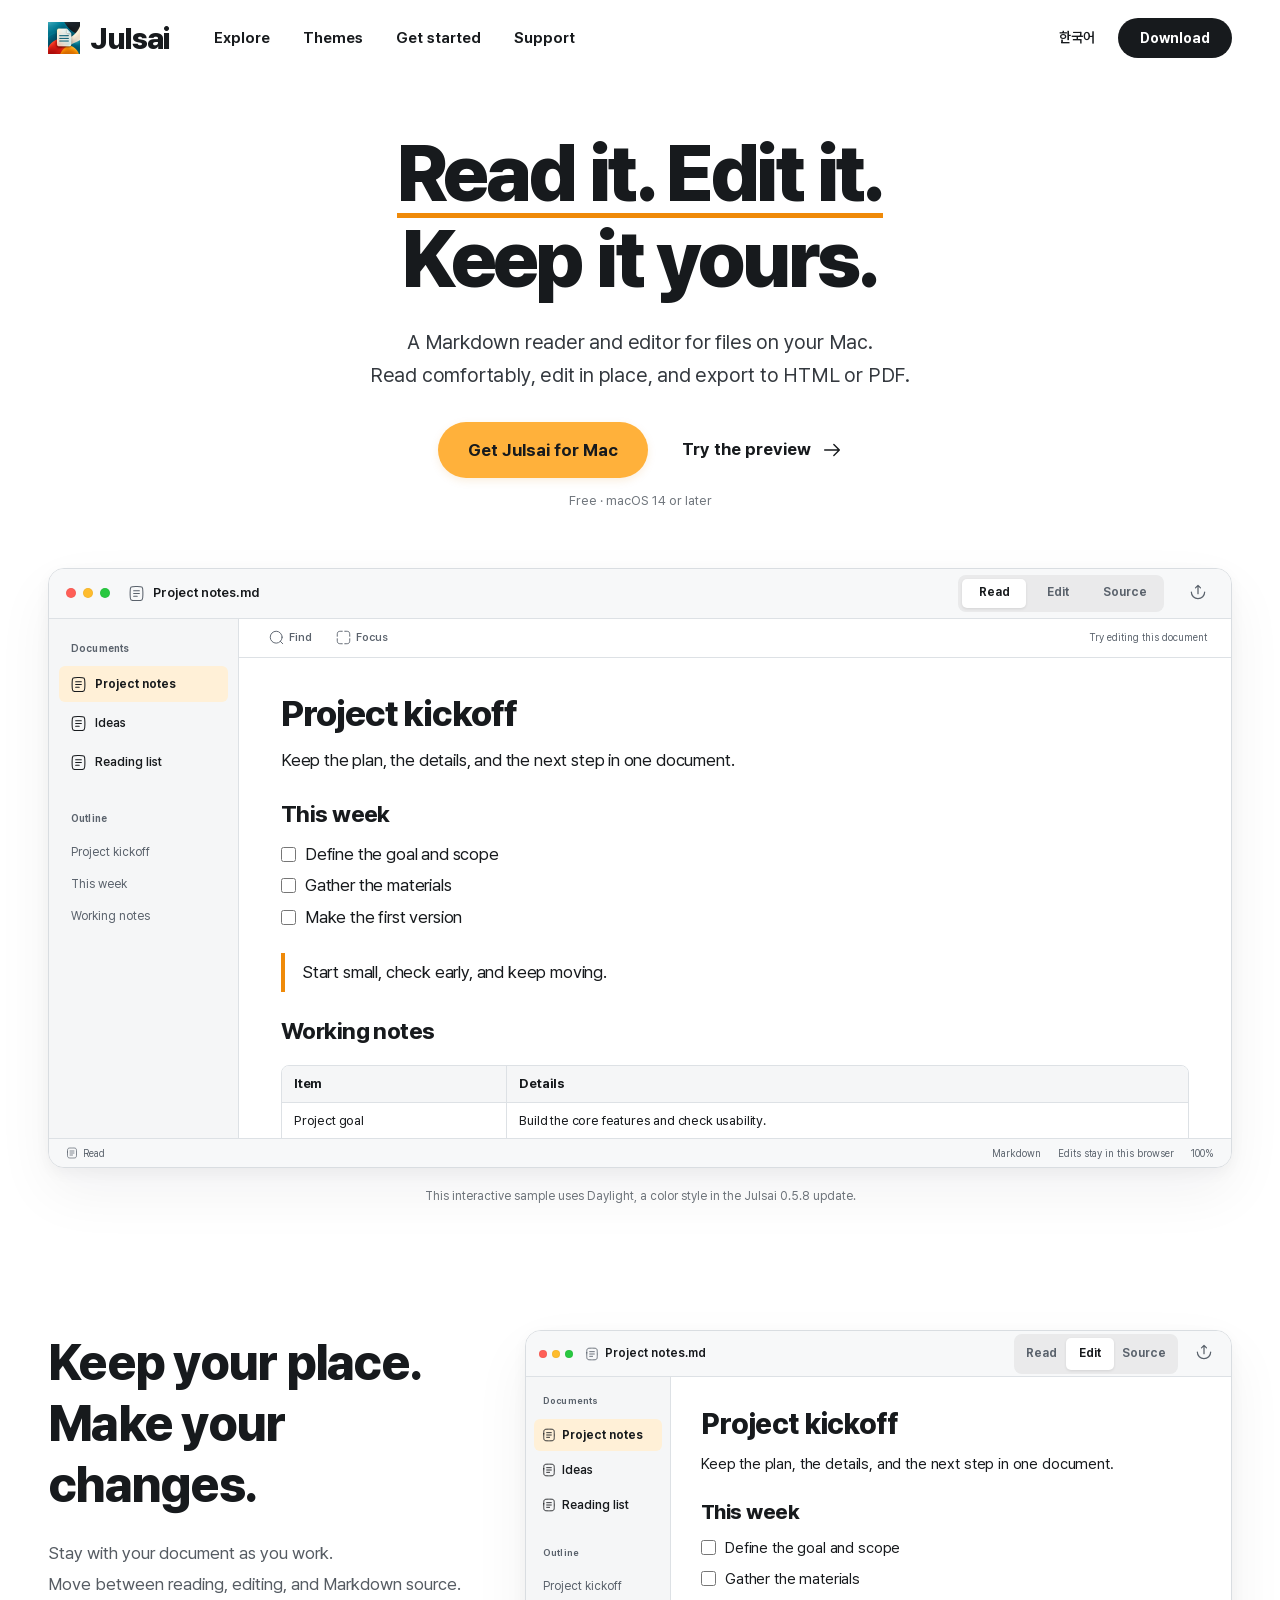
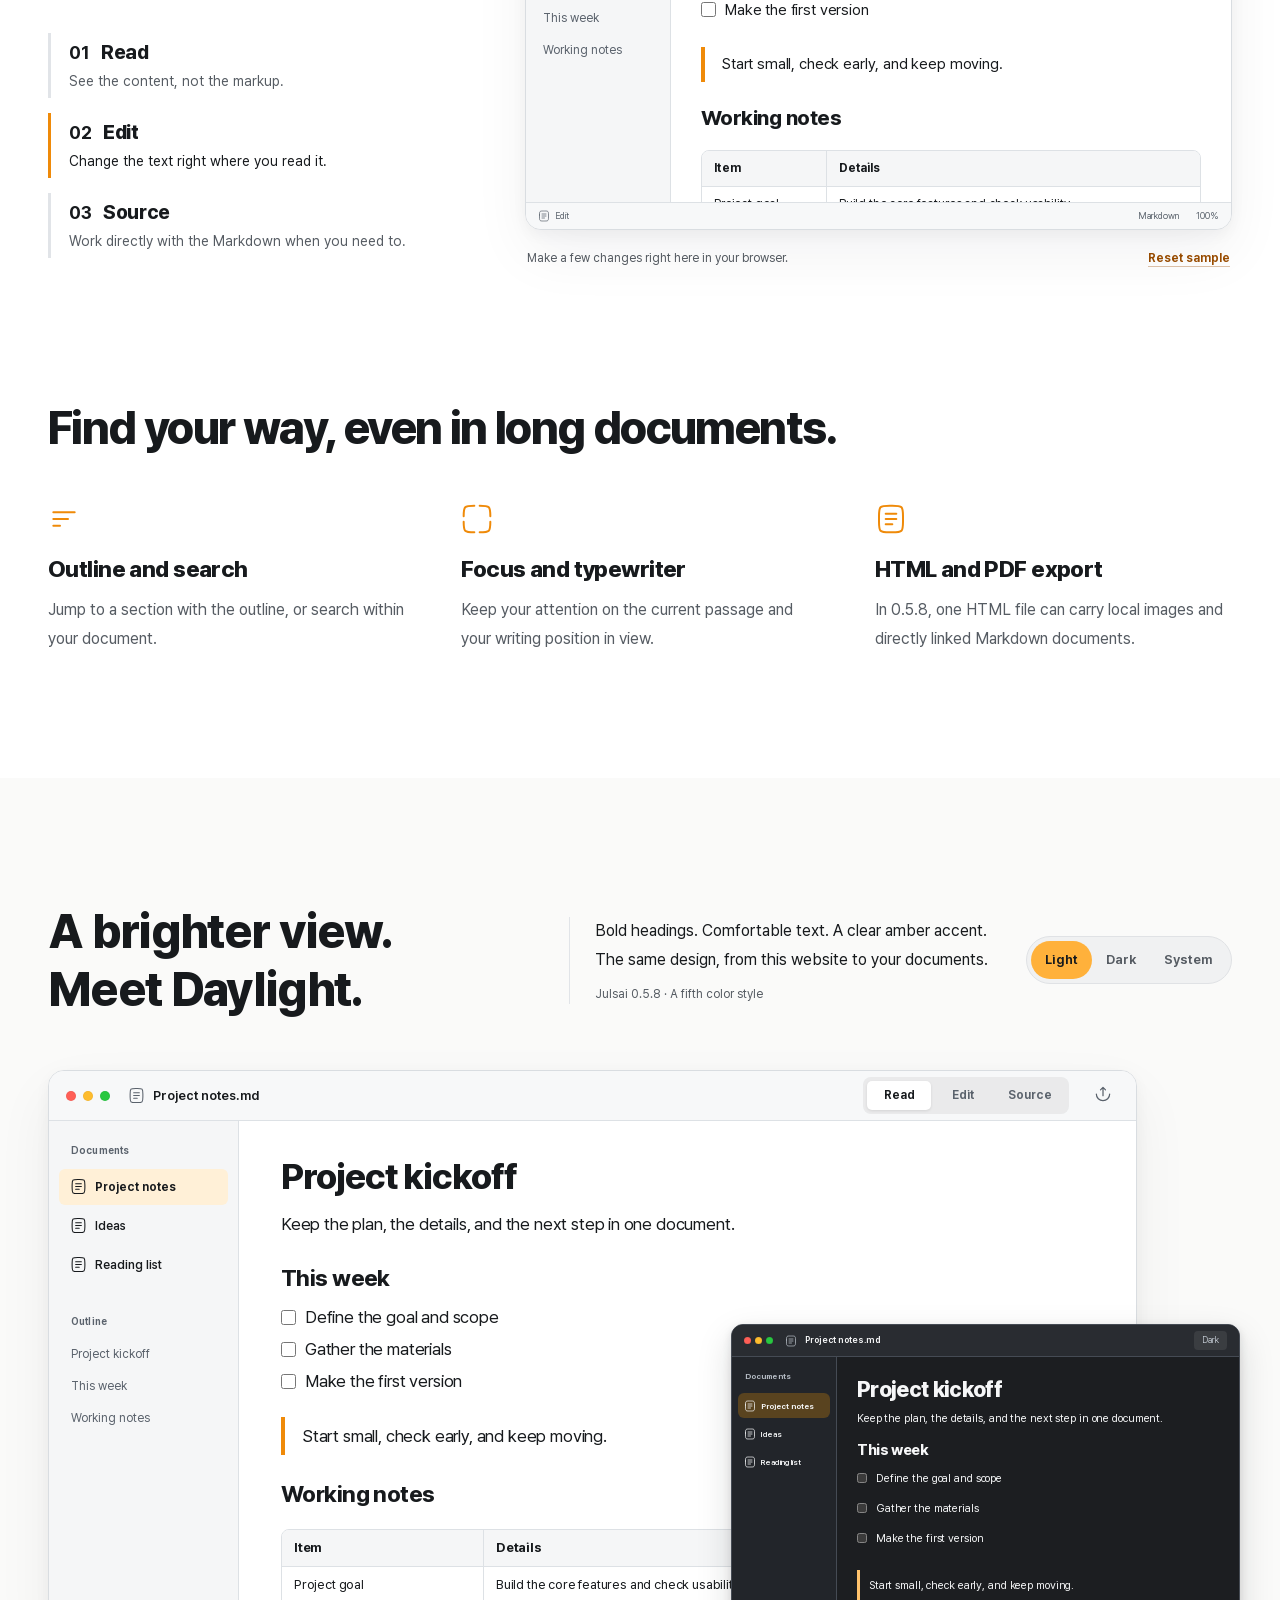
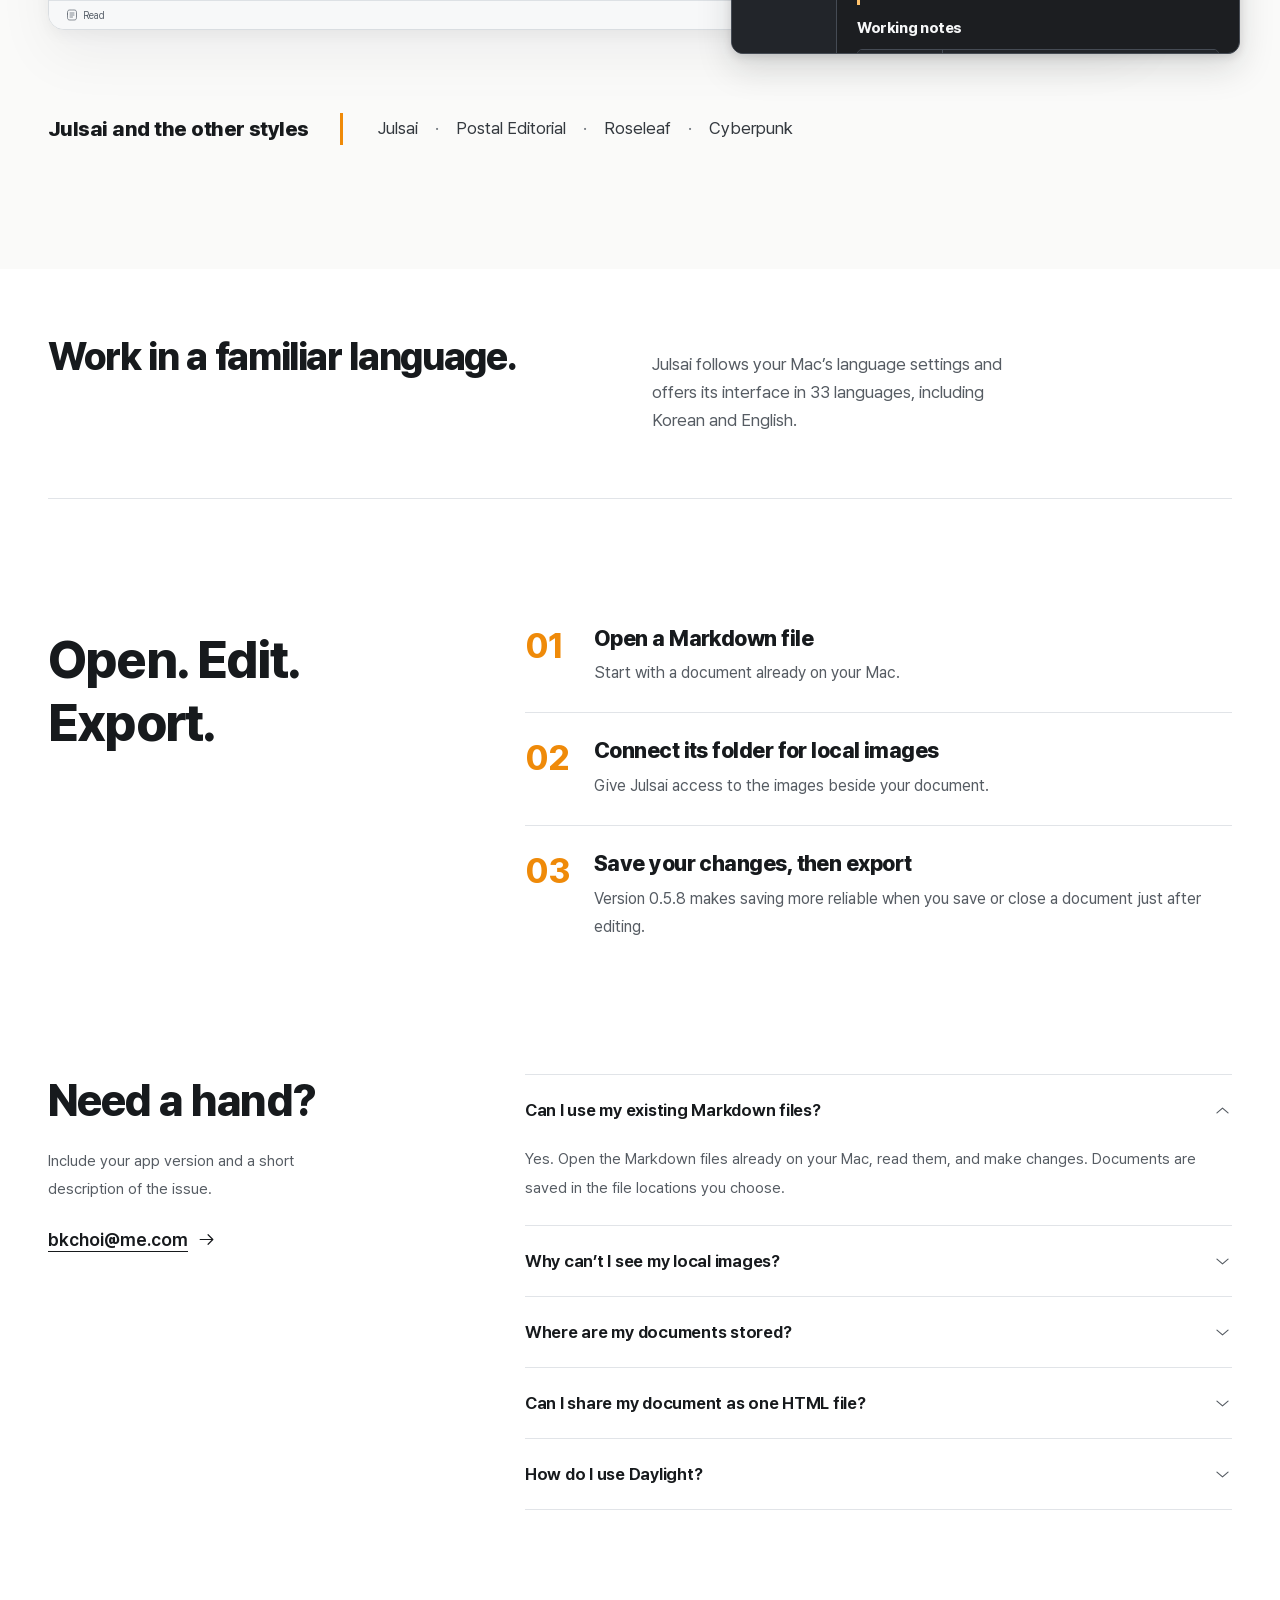
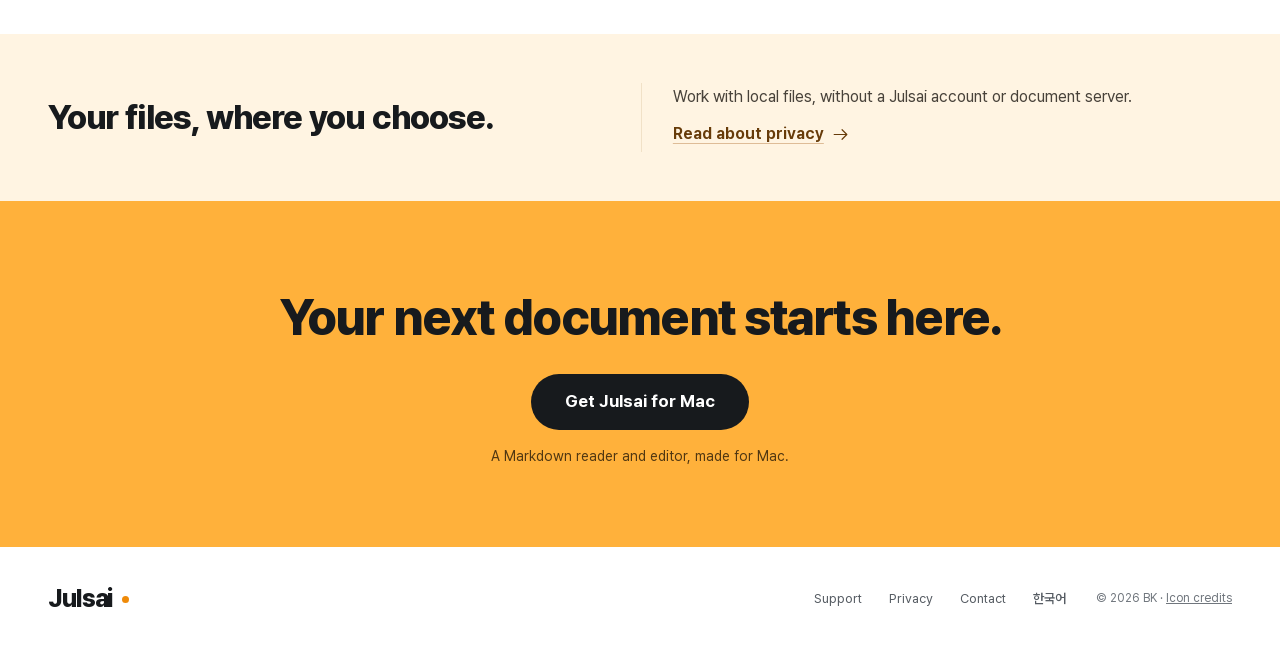
<file: index.html>
<!doctype html><html lang="en"><head><meta charset="utf-8"><meta name="viewport" content="width=device-width,initial-scale=1"><meta name="description" content="A free Markdown reader and editor for Mac. Read, edit, and export local documents."><link rel="canonical" href="https://lepurecafe.github.io/julsai/"><meta property="og:type" content="website"><meta property="og:title" content="Julsai — Read it. Edit it. Keep it yours."><meta property="og:description" content="A free Markdown reader and editor for macOS 14 or later."><meta property="og:url" content="https://lepurecafe.github.io/julsai/"><meta property="og:image" content="https://lepurecafe.github.io/julsai/assets/product/paper-light-054-1440.png"><meta property="og:image:alt" content="Julsai on Mac showing a Markdown document"><meta name="twitter:card" content="summary_large_image"><script type="application/ld+json">{"@context":"https://schema.org","@type":"SoftwareApplication","name":"Julsai","operatingSystem":"macOS 14 or later","applicationCategory":"ProductivityApplication","url":"https://lepurecafe.github.io/julsai/","downloadUrl":"https://apps.apple.com/app/julsai/id6791138988?mt=12","offers":{"@type":"Offer","price":"0","priceCurrency":"USD"}}</script><meta name="theme-color" content="#ffffff"><title>Julsai — Read it. Edit it. Keep it yours.</title><link rel="icon" href="assets/julsai-icon.png"><link rel="preload" href="assets/fonts/PretendardVariable.woff2" as="font" type="font/woff2" crossorigin><style>@font-face {
  font-family: 'Pretendard Variable';
  src: url('assets/fonts/PretendardVariable.woff2') format('woff2-variations');
  font-weight: 100 900;
  font-style: normal;
  font-display: swap;
}
@font-face {
  font-family: 'JetBrains Mono';
  src: url('assets/fonts/jetbrains-mono-latin-wght-normal.woff2') format('woff2');
  font-weight: 100 800;
  font-style: normal;
  font-display: swap;
}
:root {
  color-scheme: light;
  --page: #ffffff;
  --ink: #171a1d;
  --secondary: #565c63;
  --muted: #70767d;
  --line: #e1e4e8;
  --soft: #f5f6f7;
  --amber: #ffb13b;
  --orange: #ef8a09;
  --action: #9b4d00;
  --tint: #fff4e2;
  --font: 'Pretendard Variable', 'Apple SD Gothic Neo', -apple-system, BlinkMacSystemFont, 'Segoe UI', sans-serif;
  --mono: 'JetBrains Mono', 'Pretendard Variable', 'SFMono-Regular', Consolas, monospace;
  --ease: cubic-bezier(.16, 1, .3, 1);
}
*, *::before, *::after { box-sizing: border-box; }
html { scroll-behavior: smooth; scroll-padding-top: 0; -webkit-text-size-adjust: 100%; }
body { margin: 0; color: var(--ink); background: var(--page); font-family: var(--font); font-size: 17px; line-height: 1.65; -webkit-font-smoothing: antialiased; }
button, input, textarea, select { font: inherit; color: inherit; }
button, a, input, textarea, summary { -webkit-tap-highlight-color: transparent; }
button { cursor: pointer; }
button, input { border-radius: 0; }
a { color: inherit; text-decoration: none; }
button { padding: 0; border: 0; background: none; }
img, svg { vertical-align: middle; }
img { max-width: 100%; height: auto; }
button:disabled { cursor: default; opacity: .5; }
[hidden] { display: none !important; }
::selection { background: #ffdb9d; color: #171a1d; }
:focus-visible { outline: 3px solid var(--action); outline-offset: 4px; }
button:focus:not(:focus-visible), a:focus:not(:focus-visible) { outline: none; }
h1, h2, h3, p { margin: 0; }
h1, h2, h3 { font-weight: 800; word-break: keep-all; overflow-wrap: break-word; }
h1, h2 { letter-spacing: -.035em; }
h2 { font-size: 52px; line-height: 1.22; }
h3 { font-size: 24px; line-height: 1.4; letter-spacing: -.025em; }
p { word-break: keep-all; overflow-wrap: break-word; }
section[id], div[id], article[id] { scroll-margin-top: 104px; }
.shell { width: calc(100% - 96px); max-width: 1200px; margin-inline: auto; }
.section-pad { padding-block: 124px; }
.section-pad[id] { scroll-margin-top: 0; }
.icon { display: inline-block; flex: none; width: 22px; height: 22px; }
.symbol-sprite { position: absolute; width: 0; height: 0; overflow: hidden; pointer-events: none; }
.mobile-only { display: none; }
.skip-link { position: fixed; z-index: 100; top: 12px; left: 16px; padding: 12px 20px; border-radius: 8px; color: white; background: var(--ink); transform: translateY(-150%); }
.skip-link:focus { transform: translateY(0); }
.button { display: inline-flex; align-items: center; justify-content: center; gap: 10px; min-height: 56px; padding: 13px 29px; border: 1px solid transparent; border-radius: 999px; font-size: 17px; font-weight: 700; line-height: 1.35; text-align: center; transition: background 180ms var(--ease), box-shadow 180ms var(--ease), transform 180ms var(--ease); }
.button:hover { transform: translateY(-2px); }
.button:active { transform: translateY(0); }
.button-amber { background: var(--amber); color: var(--ink); box-shadow: 0 3px 9px #d6800920; }
.button-amber:hover { background: #ffbc55; box-shadow: 0 6px 17px #d6800928; }
.button-dark { color: #ffffff; background: var(--ink); }
.button-dark:hover { background: #34393f; }
.button-small { min-height: 40px; padding: 8px 21px; font-size: 14px; }
.icon-button { display: inline-flex; align-items: center; justify-content: center; width: 36px; height: 36px; border-radius: 8px; color: inherit; transition: background 150ms var(--ease); }
.icon-button:hover { background: #171a1d0b; }
.text-action { display: inline-flex; align-items: center; justify-content: center; gap: 10px; min-height: 48px; font-size: 17px; font-weight: 700; line-height: 1.5; }
.text-action .icon { transition: transform 180ms var(--ease); }
.text-action:hover .icon { transform: translateX(4px); }
.text-link { display: inline-flex; align-items: center; gap: 7px; min-height: 36px; color: var(--action); font-size: 15px; font-weight: 650; text-decoration: underline; text-decoration-color: #9b4d0055; text-decoration-thickness: 1px; text-underline-offset: 4px; }
.text-link:hover { text-decoration-color: currentColor; }
.text-link .icon { width: 19px; height: 19px; }
.site-header { position: sticky; top: 0; z-index: 40; width: 100%; background: #fffffff2; backdrop-filter: blur(16px); -webkit-backdrop-filter: blur(16px); border-bottom: 1px solid #e1e4e800; }
.nav { display: flex; align-items: center; gap: 44px; min-height: 76px; }
.brand { display: inline-flex; align-items: center; gap: 10px; flex-shrink: 0; font-size: 30px; font-weight: 800; line-height: 1.1; letter-spacing: -.045em; }
.brand img { flex: none; width: 32px; height: 32px; }
.nav-links { display: flex; align-items: center; gap: 33px; font-size: 15px; font-weight: 650; }
.nav-links a { display: inline-flex; align-items: center; min-height: 44px; white-space: nowrap; transition: color 160ms var(--ease); }
.nav-links a:hover { color: var(--action); }
.nav-actions { display: flex; align-items: center; gap: 23px; margin-inline-start: auto; }
.language-switch { min-height: 44px; padding: 7px 0; font-size: 14px; line-height: 1.4; font-weight: 550; white-space: nowrap; }
.language-switch:hover { color: var(--action); }
.menu-toggle { display: none; }
.hero { padding-top: 53px; }
.hero-copy { text-align: center; }
.hero-copy h1 { font-size: clamp(62px, 6.15vw, 80px); font-weight: 850; line-height: 1.17; letter-spacing: -.03em; }
.hero-line { display: inline-block; max-width: 100%; }
.underline { position: relative; }
.underline::after { position: absolute; right: 0; bottom: -.035em; left: 0; height: 5px; content: ''; background: var(--orange); }
.hero-description { margin-top: 25px; color: #34393f; font-size: 20px; line-height: 1.65; letter-spacing: -.015em; }
.hero-actions { display: flex; align-items: center; justify-content: center; gap: 34px; margin-top: 30px; }
.requirements { margin-top: 12px; color: var(--muted); font-size: 13px; }
.hero-product { margin-top: 56px; }
.preview-caption { margin-top: 18px; color: var(--muted); font-size: 12px; line-height: 1.7; text-align: center; }
html[lang='en'] .hero-copy h1 { font-size: clamp(64px, 6.25vw, 82px); line-height: 1.07; letter-spacing: -.045em; }
html[lang='en'] .hero-description { letter-spacing: -.01em; }

/* Document surfaces share semantic roles with the proposed app theme. */
.doc-window {
  --doc-canvas: #ffffff;
  --doc-panel: #f5f6f7;
  --doc-toolbar: #f7f8f9;
  --doc-text: #171a1d;
  --doc-secondary: #5a626c;
  --doc-line: #dde1e5;
  --doc-selected: #fff0d7;
  --doc-action: #9b4d00;
  --doc-structure: #ef8a09;
  --doc-code: #f4f5f7;
  --doc-code-text: #303943;
  --doc-mark: #ffdc99;
  display: flex; position: relative; flex-direction: column; min-width: 0; height: 600px; overflow: hidden;
  color: var(--doc-text); background: var(--doc-canvas); border: 1px solid #d9dde1; border-radius: 16px;
  box-shadow: 0 24px 58px #171a1d0e, 0 5px 15px #171a1d0b;
  color-scheme: light; text-align: left; font-weight: 400;
}
.doc-window[data-appearance='dark'] {
  --doc-canvas: #1c1e21; --doc-panel: #22252a; --doc-toolbar: #292c31;
  --doc-text: #f6f7f8; --doc-secondary: #b8bfc7; --doc-line: #454b54;
  --doc-selected: #59431f; --doc-action: #ffc26c; --doc-structure: #ffc26c; --doc-code: #292d33;
  --doc-code-text: #e2e7ed; --doc-mark: #6e4d14; color-scheme: dark; border-color: #454b54;
}
.doc-window :focus-visible { outline-color: var(--doc-action); }
@media (prefers-color-scheme: dark) {
  .doc-window[data-appearance='system'] {
    --doc-canvas: #1c1e21; --doc-panel: #22252a; --doc-toolbar: #292c31;
    --doc-text: #f6f7f8; --doc-secondary: #b8bfc7; --doc-line: #454b54;
    --doc-selected: #59431f; --doc-action: #ffc26c; --doc-structure: #ffc26c; --doc-code: #292d33;
    --doc-code-text: #e2e7ed; --doc-mark: #6e4d14; color-scheme: dark; border-color: #454b54;
  }
}
.doc-toolbar { display: flex; position: relative; z-index: 5; flex: none; align-items: center; gap: 18px; height: 50px; padding: 0 17px; background: var(--doc-toolbar); border-bottom: 1px solid var(--doc-line); }
.traffic-lights { display: flex; flex: none; align-items: center; gap: 7px; }
.traffic-lights i { display: block; width: 10px; height: 10px; border: 1px solid #0000000a; border-radius: 50%; background: #ff5f57; }
.traffic-lights i:nth-child(2) { background: #febc2e; }
.traffic-lights i:nth-child(3) { background: #28c840; }
.doc-filename { display: flex; flex: 1 1 120px; align-items: center; gap: 8px; min-width: 0; overflow: hidden; color: var(--doc-text); font-size: 13px; font-weight: 600; white-space: nowrap; }
.doc-filename .icon { width: 17px; height: 17px; color: var(--doc-secondary); }
.doc-filename span { overflow: hidden; text-overflow: ellipsis; }
.mode-tabs { display: inline-flex; flex: none; padding: 3px; border: 1px solid transparent; border-radius: 8px; background: color-mix(in srgb, var(--doc-text) 6%, transparent); }
.mode-tabs button { position: relative; min-width: 64px; min-height: 29px; padding: 4px 13px; border-radius: 5px; color: var(--doc-secondary); font-size: 12px; font-weight: 650; line-height: 1.3; transition: background 150ms var(--ease), color 150ms var(--ease); }
.mode-tabs button:hover { color: var(--doc-text); }
.mode-tabs button[aria-selected='true'], .mode-tabs button.is-active { color: var(--doc-text); background: var(--doc-canvas); box-shadow: 0 1px 3px #00000019; }
.mode-tabs button:focus-visible { outline-width: 2px; outline-offset: 2px; }
.export-wrap { position: relative; flex: none; }
.export-toggle { width: 32px; height: 32px; color: var(--doc-secondary); }
.export-toggle .icon { width: 20px; height: 20px; }
.export-toggle:hover, .export-toggle[aria-expanded='true'] { color: var(--doc-text); background: color-mix(in srgb, var(--doc-text) 8%, transparent); }
.export-menu { position: absolute; z-index: 20; top: calc(100% + 9px); right: -3px; width: 190px; padding: 6px; color: var(--doc-text); background: var(--doc-canvas); border: 1px solid var(--doc-line); border-radius: 10px; box-shadow: 0 10px 28px #00000020; }
.export-menu button { display: block; width: 100%; padding: 10px 12px; border-radius: 5px; font-size: 13px; line-height: 1.4; text-align: left; }
.export-menu button:hover, .export-menu button:focus-visible { color: var(--doc-text); background: var(--doc-selected); }
.doc-body { display: flex; flex: 1 1 auto; min-height: 0; }
.doc-sidebar { flex: 0 0 190px; width: 190px; min-width: 0; padding: 21px 10px; overflow: auto; background: var(--doc-panel); border-right: 1px solid var(--doc-line); }
.sidebar-caption { margin: 0 12px 10px; color: var(--doc-secondary); font-size: 10px; font-weight: 650; letter-spacing: .015em; }
.file-row { display: flex; align-items: center; gap: 8px; min-height: 36px; margin-bottom: 3px; padding: 7px 11px; overflow: hidden; border-radius: 6px; font-size: 12px; font-weight: 550; line-height: 1.5; white-space: nowrap; }
.file-row .icon { width: 17px; height: 17px; }
.file-row span { overflow: hidden; text-overflow: ellipsis; }
.file-row.is-selected { background: var(--doc-selected); color: var(--doc-text); font-weight: 650; }
.outline-nav { margin-top: 30px; }
.outline-nav button { display: block; width: 100%; min-height: 32px; padding: 7px 12px; border-radius: 5px; color: var(--doc-secondary); font-size: 12px; line-height: 1.45; text-align: left; word-break: keep-all; }
.outline-nav button:hover, .outline-nav button.is-active { color: var(--doc-action); background: color-mix(in srgb, var(--doc-selected) 75%, transparent); }
.doc-content-wrap { display: flex; flex: 1 1 auto; flex-direction: column; min-width: 0; min-height: 0; }
.doc-tools { display: flex; flex: none; align-items: center; gap: 12px; min-height: 39px; padding: 2px 24px; background: var(--doc-canvas); border-bottom: 1px solid var(--doc-line); }
.tool-button { display: inline-flex; align-items: center; gap: 5px; min-height: 32px; padding: 5px 6px; border-radius: 5px; color: var(--doc-secondary); font-size: 11px; font-weight: 550; line-height: 1.4; }
.tool-button .icon { width: 15px; height: 15px; }
.tool-button:hover { color: var(--doc-text); background: var(--doc-panel); }
.tool-button[aria-pressed='true'], .tool-button[aria-expanded='true'] { color: var(--doc-action); background: var(--doc-selected); }
.tool-hint { margin-left: auto; color: var(--doc-secondary); font-size: 10px; }
.find-bar { display: flex; flex: none; align-items: center; gap: 10px; min-height: 45px; padding: 5px 17px; background: var(--doc-panel); border-bottom: 1px solid var(--doc-line); }
.find-label { color: var(--doc-secondary); font-size: 12px; font-weight: 600; }
.find-bar input { flex: 1 1 auto; width: 100%; min-width: 0; height: 29px; padding: 4px 9px; color: var(--doc-text); background: var(--doc-canvas); border: 1px solid var(--doc-line); border-radius: 5px; font-size: 12px; }
.find-bar input:focus { border-color: var(--doc-action); outline: 1px solid var(--doc-action); }
.find-count { flex: none; min-width: 24px; color: var(--doc-secondary); font-size: 11px; white-space: nowrap; }
.find-close { flex: none; width: 29px; height: 29px; }
.find-close .icon { width: 17px; height: 17px; }
.doc-panel { position: relative; flex: 1 1 auto; min-width: 0; min-height: 0; overflow: auto; overscroll-behavior: auto; scrollbar-width: thin; scrollbar-color: var(--doc-line) transparent; }
.doc-prose { min-height: 100%; padding: 33px 42px 44px; color: var(--doc-text); font-size: 17px; line-height: 1.7; letter-spacing: -.01em; word-break: keep-all; overflow-wrap: break-word; }
.doc-prose:focus { outline: none; }
.doc-prose[contenteditable='true'] { cursor: text; caret-color: var(--doc-action); }
.doc-prose[contenteditable='true']:focus { box-shadow: inset 0 0 0 2px var(--doc-action); }
.doc-prose > * { transition: opacity 150ms var(--ease), background 150ms var(--ease); }
.doc-prose > :first-child { margin-top: 0; }
.doc-prose h1 { margin: 0 0 9px; color: var(--doc-text); font-size: 36px; font-weight: 800; line-height: 1.3; letter-spacing: -.03em; }
.doc-prose h2 { margin: 23px 0 9px; color: var(--doc-text); font-size: 23px; font-weight: 750; line-height: 1.4; letter-spacing: -.025em; }
.doc-prose h3 { margin: 20px 0 7px; color: var(--doc-text); font-size: 19px; font-weight: 700; line-height: 1.4; }
.doc-prose p { margin: 8px 0 13px; }
.doc-prose a { color: var(--doc-action); text-decoration: underline; text-underline-offset: 3px; }
.doc-prose strong { font-weight: 750; }
.doc-prose ul, .doc-prose ol { margin: 9px 0 17px; padding-left: 23px; }
.doc-prose li { margin: 3px 0; }
.doc-prose ul:has(input[type='checkbox']), .doc-prose ul.task-list { padding-left: 0; list-style: none; }
.doc-prose li:has(input[type='checkbox']) { display: flex; align-items: baseline; gap: 9px; }
.task-label { display: flex; align-items: baseline; gap: 9px; min-height: 28px; cursor: pointer; }
.doc-prose li input[type='checkbox'] { position: relative; top: 2px; flex: none; width: 15px; height: 15px; margin: 0; accent-color: var(--doc-action); }
.doc-prose blockquote { margin: 21px 0; padding: 2px 0 2px 17px; border-left: 4px solid var(--doc-structure); color: var(--doc-text); }
.doc-prose blockquote p { margin: 3px 0; }
.doc-prose pre { max-width: 100%; margin: 18px 0; padding: 15px 18px; overflow: auto; border: 1px solid var(--doc-line); border-radius: 8px; background: var(--doc-code); color: var(--doc-code-text); font-size: 12px; line-height: 1.85; letter-spacing: 0; word-break: normal; }
.doc-prose code { font-family: var(--mono); font-size: .84em; }
.doc-prose :not(pre) > code { padding: .12em .28em; border-radius: 3px; color: var(--doc-action); background: var(--doc-code); }
.doc-prose pre code { padding: 0; color: inherit; background: none; font-size: inherit; }
.doc-prose .code-keyword, .doc-prose .code-string, .doc-prose .code-number { color: var(--doc-action); }
.doc-prose .code-comment { color: var(--doc-secondary); }
.doc-prose table { width: 100%; margin: 18px 0 4px; border-spacing: 0; border-collapse: separate; overflow: hidden; border: 1px solid var(--doc-line); border-radius: 8px; font-size: 13px; line-height: 1.55; }
.doc-prose th, .doc-prose td { padding: 8px 12px; border-bottom: 1px solid var(--doc-line); text-align: left; }
.doc-prose th { background: var(--doc-panel); font-weight: 700; }
.doc-prose th + th, .doc-prose td + td { border-left: 1px solid var(--doc-line); }
.doc-prose tr:last-child td { border-bottom: 0; }
.doc-prose mark, .doc-prose .search-match { padding-inline: 1px; border-radius: 2px; background: var(--doc-mark); color: var(--doc-text); }
.doc-window.is-focused .doc-prose > :not(.focus-block), .doc-prose.is-focused > :not(.focus-block) { opacity: .62; }
.doc-window.is-focused .doc-prose > .focus-block, .doc-prose.is-focused > .focus-block { opacity: 1; background: color-mix(in srgb, var(--doc-selected) 55%, transparent); box-shadow: -10px 0 0 color-mix(in srgb, var(--doc-selected) 55%, transparent); }
.source-editor { display: block; width: 100%; min-height: 100%; margin: 0; padding: 31px 35px; resize: none; border: 0; outline: 0; background: var(--doc-canvas); color: var(--doc-text); font-family: var(--mono); font-size: 13px; line-height: 1.9; tab-size: 2; white-space: pre-wrap; overflow-wrap: break-word; caret-color: var(--doc-action); }
.source-editor:focus { box-shadow: inset 0 0 0 2px var(--doc-action); }
.doc-status { display: flex; flex: none; align-items: center; justify-content: space-between; gap: 14px; height: 29px; padding: 0 17px; background: var(--doc-toolbar); border-top: 1px solid var(--doc-line); color: var(--doc-secondary); font-size: 10px; line-height: 1.4; }
.status-mode { display: inline-flex; align-items: center; gap: 5px; }
.status-mode .icon { width: 12px; height: 12px; }
.status-right { display: inline-flex; align-items: center; gap: 17px; white-space: nowrap; }
.doc-compact { height: 500px; }
.doc-compact .doc-toolbar { height: 46px; gap: 12px; padding-inline: 13px; }
.doc-compact .traffic-lights { gap: 5px; }
.doc-compact .traffic-lights i { width: 8px; height: 8px; }
.doc-compact .doc-filename { gap: 6px; font-size: 12px; }
.doc-compact .doc-filename .icon { width: 14px; height: 14px; }
.doc-compact .mode-tabs button { min-width: 48px; min-height: 32px; padding-inline: 8px; font-size: 12px; }
.doc-compact .export-toggle { width: 28px; height: 30px; }
.doc-compact .doc-sidebar { flex-basis: 145px; width: 145px; padding: 17px 8px; }
.doc-compact .sidebar-caption { margin-left: 9px; font-size: 9px; }
.doc-compact .file-row { min-height: 32px; gap: 6px; padding-inline: 8px; font-size: 12px; }
.doc-compact .file-row .icon { width: 14px; height: 14px; }
.doc-compact .outline-nav { margin-top: 25px; }
.doc-compact .outline-nav button { padding-inline: 9px; font-size: 12px; }
.doc-compact .doc-prose { padding: 28px 30px 35px; font-size: 15px; line-height: 1.7; }
.doc-compact .doc-prose h1 { font-size: 29px; }
.doc-compact .doc-prose h2 { margin-top: 20px; font-size: 21px; }
.doc-compact .doc-prose h3 { font-size: 18px; }
.doc-compact .doc-prose table { font-size: 12px; }
.doc-compact .doc-prose pre { font-size: 11px; }
.doc-compact .source-editor { padding: 24px; font-size: 12px; }
.doc-compact .doc-status { height: 27px; padding-inline: 12px; font-size: 9px; }
.doc-compact .status-local { display: none; }
.doc-mini { height: 330px; pointer-events: none; border-radius: 12px; box-shadow: 0 14px 35px #171a1d25, 0 3px 9px #171a1d20; }
.doc-mini .doc-toolbar { height: 32px; gap: 12px; padding-inline: 12px; }
.doc-mini .traffic-lights { gap: 4px; }
.doc-mini .traffic-lights i { width: 7px; height: 7px; }
.doc-mini .doc-filename { font-size: 9px; }
.doc-mini .doc-filename .icon { width: 12px; height: 12px; }
.mini-view-label { padding: 2px 8px; border-radius: 4px; background: #ffffff14; color: var(--doc-secondary); font-size: 9px; }
.doc-mini .doc-sidebar { flex-basis: 105px; width: 105px; padding: 13px 6px; }
.doc-mini .sidebar-caption { margin-left: 7px; font-size: 8px; }
.doc-mini .file-row { min-height: 25px; gap: 5px; padding: 4px 6px; font-size: 8px; }
.doc-mini .file-row .icon { width: 12px; height: 12px; }
.doc-mini .doc-prose { padding: 18px 20px; font-size: 11px; line-height: 1.6; }
.doc-mini .doc-prose h1 { margin-bottom: 6px; font-size: 22px; }
.doc-mini .doc-prose h2 { margin-top: 13px; font-size: 15px; }
.doc-mini .doc-prose p { margin: 5px 0 8px; }
.doc-mini .doc-prose ul { margin-block: 6px 11px; }
.doc-mini .doc-prose li { margin: 2px 0; }
.doc-mini .doc-prose li input[type='checkbox'] { top: 1px; width: 10px; height: 10px; }
.doc-mini .doc-prose blockquote { margin: 12px 0; padding-left: 9px; border-left-width: 3px; }
.doc-mini .doc-prose pre { margin: 10px 0; padding: 9px 10px; border-radius: 5px; font-size: 8px; }
.doc-mini .doc-prose table { margin-top: 10px; border-radius: 5px; font-size: 8px; }
.doc-mini .doc-prose th, .doc-mini .doc-prose td { padding: 4px 7px; }

.explore-grid { display: grid; grid-template-columns: .8fr 1.35fr; align-items: start; gap: 58px; }
.explore-copy { min-width: 0; padding-top: 2px; }
.explore-copy h2 { font-size: 50px; }
.section-description { margin-top: 23px; color: var(--secondary); font-size: 17px; line-height: 1.8; }
.workflow-steps { display: grid; gap: 15px; margin-top: 34px; }
.workflow-step { display: block; width: 100%; padding: 4px 0 5px 18px; border-left: 3px solid var(--line); color: var(--secondary); text-align: left; transition: border-color 160ms var(--ease), color 160ms var(--ease); }
.step-title { display: flex; align-items: center; gap: 12px; margin-bottom: 3px; color: var(--ink); font-size: 20px; font-weight: 750; letter-spacing: -.02em; line-height: 1.5; }
.step-title b { font-size: 18px; font-weight: 700; }
.step-description { display: block; font-size: 14px; line-height: 1.65; word-break: keep-all; }
.workflow-step:hover { color: var(--ink); border-color: #f4c68a; }
.workflow-step.is-active, .workflow-step[aria-pressed='true'] { border-color: var(--orange); color: var(--ink); }
.workflow-step.is-active .step-title, .workflow-step[aria-pressed='true'] .step-title { font-weight: 800; }
.workflow-preview { min-width: 0; }
.demo-actions { display: flex; align-items: center; justify-content: space-between; gap: 12px; margin: 13px 2px 0; }
.demo-actions p { color: var(--secondary); font-size: 12px; }
.demo-actions .text-link { flex: none; min-height: 32px; font-size: 12px; }
.demo-feedback { min-height: 20px; margin-top: 2px; color: var(--action); font-size: 12px; line-height: 1.6; }
.features { margin-top: 103px; }
.features > h2 { font-size: 46px; }
.feature-row { display: grid; grid-template-columns: repeat(3, minmax(0, 1fr)); gap: 56px; margin-top: 47px; }
.feature-item > .icon { width: 32px; height: 32px; margin-bottom: 18px; color: var(--orange); }
.feature-item h3 { margin-bottom: 11px; font-size: 23px; }
.feature-item p { color: var(--secondary); font-size: 16px; line-height: 1.8; }
.theme-section { background: #fafaf9; }
.theme-heading { display: grid; grid-template-columns: 1.15fr 1fr auto; align-items: center; gap: 30px; margin-bottom: 51px; }
.theme-heading h2 { font-size: 48px; }
.theme-intro { padding-left: 25px; border-left: 1px solid var(--line); }
.theme-intro p { font-size: 16px; line-height: 1.8; }
.proposal-note { display: block; margin-top: 10px; color: var(--secondary); font-size: 12px; line-height: 1.6; }
.appearance-control { display: inline-flex; flex-wrap: nowrap; align-items: stretch; padding: 4px; border: 1px solid #e0e2e5; border-radius: 999px; background: #f0f1f2; }
.appearance-control button { display: inline-flex; align-items: center; justify-content: center; min-height: 38px; padding: 7px 14px; border-radius: 999px; color: var(--secondary); font-size: 13px; font-weight: 650; line-height: 1.4; transition: background 180ms var(--ease), color 180ms var(--ease); }
.appearance-control button:hover { color: var(--ink); }
.appearance-control button[aria-pressed='true'], .appearance-control button.is-active { background: var(--amber); color: var(--ink); }
.appearance-control button:focus-visible { outline-offset: 1px; outline-width: 2px; }
.theme-stage { position: relative; padding-bottom: 24px; }
.theme-stage > .doc-window { width: 92%; height: 560px; }
.theme-inset { position: absolute; right: -8px; bottom: 0; width: 43%; max-width: 510px; }
.existing-styles { display: flex; align-items: center; justify-content: flex-start; gap: 35px; margin-top: 59px; }
.existing-styles h3 { padding-right: 31px; border-right: 3px solid var(--orange); font-size: 21px; line-height: 1.5; }
.existing-styles p { display: flex; flex-wrap: wrap; align-items: center; column-gap: 17px; color: #34393f; font-size: 17px; line-height: 1.8; }
.existing-styles p span { color: var(--muted); }
.how-grid { display: grid; grid-template-columns: .8fr 1.35fr; gap: 58px; }
.how-grid > h2 { padding-top: 5px; }
.getting-started { margin: 0; padding: 0; list-style: none; }
.getting-started li { display: grid; grid-template-columns: 50px 1fr; gap: 19px; padding: 22px 0 24px; border-top: 1px solid var(--line); }
.getting-started li:first-child { padding-top: 0; border-top: 0; }
.getting-started li > span { color: var(--orange); font-size: 35px; font-weight: 750; line-height: 1.3; letter-spacing: -.035em; }
.getting-started h3 { margin-bottom: 6px; font-size: 22px; }
.getting-started p { color: var(--secondary); font-size: 16px; line-height: 1.8; }
.help-grid { display: grid; grid-template-columns: .8fr 1.35fr; align-items: start; gap: 58px; margin-top: 108px; }
.help-heading h2 { font-size: 44px; }
.help-heading > p { max-width: 310px; margin-top: 20px; color: var(--secondary); font-size: 15px; line-height: 1.85; }
.contact-link { display: inline-flex; align-items: center; gap: 9px; min-height: 44px; margin-top: 14px; color: var(--ink); font-size: 18px; font-weight: 600; text-decoration: underline; text-decoration-thickness: 1px; text-underline-offset: 5px; }
.contact-link .icon { width: 19px; height: 19px; }
.contact-link:hover { color: var(--action); }
.faq { min-width: 0; border-top: 1px solid var(--line); }
.faq details { padding: 0; border-bottom: 1px solid var(--line); }
.faq summary { display: flex; align-items: center; justify-content: space-between; gap: 20px; min-height: 70px; padding: 19px 0; cursor: pointer; font-size: 17px; font-weight: 650; letter-spacing: -.015em; line-height: 1.6; list-style: none; word-break: keep-all; }
.faq summary::-webkit-details-marker { display: none; }
.faq summary .icon { flex: none; width: 19px; height: 19px; color: var(--secondary); transition: transform 200ms var(--ease); }
.faq summary:hover { color: var(--action); }
.faq details[open] summary .icon { transform: rotate(180deg); }
.faq-answer { padding: 0 28px 23px 0; color: var(--secondary); font-size: 15px; line-height: 1.9; }
.privacy-band { padding-block: 49px; background: var(--tint); }
.privacy-band-inner { display: grid; grid-template-columns: .95fr 1.05fr; align-items: center; gap: 58px; }
.privacy-band h2 { font-size: 34px; line-height: 1.4; }
.privacy-band-inner > div { padding-left: 31px; border-left: 1px solid #d7be985c; }
.privacy-band p { margin-bottom: 4px; color: #48423a; font-size: 16px; line-height: 1.8; }
.privacy-band .text-link { color: #673b09; font-size: 16px; }
.closing { padding-block: 85px 79px; background: var(--amber); text-align: center; }
.closing h2 { margin-bottom: 25px; font-size: 50px; line-height: 1.25; }
.closing .button { min-height: 56px; padding-inline: 33px; }
.closing p { margin-top: 15px; color: #503712; font-size: 14px; }
.site-footer { display: flex; align-items: center; justify-content: space-between; gap: 30px; min-height: 105px; padding-block: 27px; }
.footer-brand { gap: 9px; font-size: 25px; }
.brand-dot { width: 7px; height: 7px; border-radius: 50%; background: var(--orange); }
.footer-links { display: flex; flex-wrap: wrap; align-items: center; gap: 27px; margin-inline-start: auto; color: var(--secondary); font-size: 13px; }
.footer-links a { display: inline-flex; align-items: center; min-height: 44px; }
.footer-links a:hover { color: var(--action); }
.footer-links .language-switch { font-size: 13px; }
.copyright { color: var(--muted); font-size: 12px; white-space: nowrap; }
.toast { position: fixed; z-index: 100; right: 24px; bottom: 24px; max-width: min(400px, calc(100vw - 48px)); padding: 13px 19px; border: 1px solid #ffffff20; border-radius: 10px; background: #171a1df2; box-shadow: 0 8px 24px #171a1d20; color: #ffffff; font-size: 14px; line-height: 1.65; opacity: 0; transform: translateY(12px); transition: opacity 180ms var(--ease), transform 180ms var(--ease); pointer-events: none; }
.toast.is-visible { opacity: 1; transform: translateY(0); }

.privacy-main { padding-bottom: 103px; }
.policy-hero { padding-top: 60px; }
.policy-hero h1 { font-size: 80px; font-weight: 850; line-height: 1.14; letter-spacing: -.035em; }
.policy-hero .underline { display: inline-block; }
.policy-subtitle { margin-top: 28px; font-size: 22px; line-height: 1.65; letter-spacing: -.02em; }
.policy-date { margin-top: 8px; color: var(--secondary); font-size: 14px; }
.privacy-summary { display: grid; grid-template-columns: 1.1fr 1.2fr .8fr; gap: 26px; margin-top: 37px; padding: 25px 31px; border-radius: 16px; background: var(--tint); }
.privacy-summary > div { display: flex; align-items: center; justify-content: center; gap: 12px; min-width: 0; padding-right: 17px; border-right: 1px solid #d9bb954d; font-size: 17px; font-weight: 650; line-height: 1.6; word-break: keep-all; }
.privacy-summary > div:last-child { padding-right: 0; border-right: 0; }
.privacy-summary .icon { flex: none; width: 25px; height: 25px; color: #b85f00; }
.policy-layout { display: grid; grid-template-columns: 225px minmax(0, 1fr); align-items: start; gap: 56px; margin-top: 56px; }
.policy-toc { position: sticky; top: 111px; padding: 3px 26px 8px 0; border-right: 1px solid var(--line); }
.policy-toc h2 { margin: 0 0 17px 12px; color: var(--secondary); font-size: 13px; font-weight: 600; line-height: 1.5; letter-spacing: 0; }
.policy-toc nav { display: grid; gap: 7px; }
.policy-toc a { display: block; min-height: 36px; padding: 6px 5px 6px 12px; border-left: 3px solid transparent; color: var(--secondary); font-size: 14px; font-weight: 500; line-height: 1.7; word-break: keep-all; transition: color 160ms var(--ease), border-color 160ms var(--ease); }
.policy-toc a:hover { color: var(--ink); }
.policy-toc a.is-active, .policy-toc a[aria-current='true'], .policy-toc a[aria-current='location'] { border-left-color: var(--orange); color: var(--ink); font-weight: 700; }
.policy-article { min-width: 0; max-width: 850px; }
.policy-section { padding-block: 33px 36px; border-top: 1px solid var(--line); }
.policy-section:first-child { padding-top: 0; border-top: 0; }
.policy-section h2 { display: flex; align-items: baseline; gap: 13px; margin-bottom: 17px; font-size: 28px; font-weight: 780; line-height: 1.5; letter-spacing: -.025em; }
.policy-number { color: var(--action); font-size: 23px; font-weight: 700; line-height: inherit; letter-spacing: -.025em; }
.policy-section p { margin-top: 11px; color: #434a52; font-size: 17px; line-height: 1.9; }
.policy-section p:first-of-type { margin-top: 0; }
.policy-section .text-link { margin-top: 10px; font-size: 15px; }
.policy-section .contact-link { margin-top: 10px; }
.back-home { margin-top: 16px; color: var(--action); font-size: 16px; }
html[lang='en'] .policy-hero h1 { font-size: 72px; letter-spacing: -.04em; }
html[lang='en'] .privacy-summary { grid-template-columns: 1fr 1.2fr .8fr; }
html[lang='en'] .privacy-summary > div { font-size: 15px; }
html[lang='en'] .policy-toc a { font-size: 13px; }

@media (min-width: 1440px) {
  .hero { padding-top: 65px; }
  .hero-product { margin-top: 59px; }
}
@media (max-width: 1100px) {
  .shell { width: calc(100% - 72px); }
  .nav { gap: 31px; }
  .nav-links { gap: 25px; }
  .nav-actions { gap: 18px; }
  h2 { font-size: 46px; }
  .explore-grid, .how-grid, .help-grid { gap: 38px; grid-template-columns: .8fr 1.25fr; }
  .explore-copy h2 { font-size: 43px; }
  .theme-heading { grid-template-columns: 1.05fr 1fr; gap: 24px 32px; align-items: start; }
  .theme-heading h2 { font-size: 44px; }
  .theme-intro { padding-top: 5px; }
  .appearance-control { grid-column: 2; justify-self: start; margin-top: -5px; }
  .theme-heading h2 { grid-row: 1 / span 2; }
  .doc-compact .doc-sidebar { flex-basis: 122px; width: 122px; padding-inline: 5px; }
  .doc-compact .doc-toolbar { gap: 7px; padding-inline: 10px; }
  .doc-compact .traffic-lights { display: none; }
  .doc-compact .doc-prose { padding-inline: 24px; }
  .doc-compact .doc-prose h1 { font-size: 26px; }
  .feature-row { gap: 35px; }
  .existing-styles { gap: 25px; }
  .existing-styles h3 { padding-right: 25px; font-size: 19px; }
  .existing-styles p { column-gap: 12px; font-size: 16px; }
  .privacy-band h2 { font-size: 31px; }
  .privacy-band-inner { gap: 35px; }
  .privacy-summary { gap: 18px; padding-inline: 23px; }
  .privacy-summary > div { gap: 9px; padding-right: 11px; font-size: 15px; }
  .privacy-summary .icon { width: 22px; height: 22px; }
  .policy-layout { grid-template-columns: 205px minmax(0, 1fr); gap: 38px; }
}
@media (max-width: 960px) {
  .shell { width: calc(100% - 56px); }
  .section-pad { padding-block: 96px; }
  .hero { padding-top: 49px; }
  .hero-copy h1, html[lang='en'] .hero-copy h1 { font-size: 65px; }
  .hero-description { font-size: 18px; }
  .doc-toolbar { gap: 13px; }
  .doc-sidebar { flex-basis: 160px; width: 160px; }
  .doc-prose { padding-inline: 32px; }
  .doc-prose h1 { font-size: 32px; }
  .explore-grid, .how-grid, .help-grid { grid-template-columns: 1fr; gap: 36px; }
  .explore-copy h2 { font-size: 47px; }
  .explore-copy { max-width: 650px; }
  .workflow-steps { grid-template-columns: repeat(3, minmax(0, 1fr)); gap: 22px; margin-top: 30px; }
  .workflow-step { padding-left: 13px; }
  .step-title { font-size: 19px; gap: 8px; }
  .step-title b { font-size: 16px; }
  .step-description { font-size: 13px; }
  .workflow-preview { width: 100%; }
  .doc-compact { height: 485px; }
  .doc-compact .doc-sidebar { flex-basis: 160px; width: 160px; padding: 17px 10px; }
  .doc-compact .doc-toolbar { height: 47px; gap: 15px; padding-inline: 15px; }
  .doc-compact .traffic-lights { display: flex; }
  .doc-compact .doc-filename { font-size: 12px; }
  .doc-compact .mode-tabs button { min-width: 60px; min-height: 28px; padding-inline: 12px; font-size: 11px; }
  .doc-compact .file-row { font-size: 11px; }
  .doc-compact .outline-nav button { font-size: 11px; }
  .doc-compact .doc-prose { padding: 28px 34px; font-size: 16px; }
  .doc-compact .doc-prose h1 { font-size: 30px; }
  .features { margin-top: 74px; }
  .features > h2 { font-size: 40px; }
  .feature-row { gap: 28px; margin-top: 35px; }
  .feature-item h3 { font-size: 21px; }
  .feature-item p { font-size: 15px; }
  .theme-heading { grid-template-columns: 1fr 1fr; }
  .theme-heading h2 { font-size: 43px; }
  .theme-intro p { font-size: 15px; }
  .theme-stage { padding-bottom: 0; }
  .theme-stage > .doc-window { width: 100%; height: 525px; }
  .theme-inset { display: none; }
  .existing-styles { flex-direction: column; align-items: flex-start; gap: 12px; margin-top: 36px; }
  .existing-styles h3 { padding-right: 0; border-right: 0; }
  .how-grid { grid-template-columns: .85fr 1.15fr; gap: 38px; }
  .how-grid h2 { font-size: 43px; }
  .getting-started li { grid-template-columns: 37px 1fr; gap: 12px; }
  .getting-started li > span { font-size: 28px; }
  .getting-started h3 { font-size: 19px; }
  .getting-started p { font-size: 15px; }
  .help-grid { grid-template-columns: .85fr 1.15fr; gap: 38px; margin-top: 85px; }
  .help-heading h2 { font-size: 39px; }
  .faq summary { font-size: 16px; }
  .faq-answer { font-size: 14px; }
  .privacy-band-inner { grid-template-columns: 1fr; gap: 19px; }
  .privacy-band-inner > div { padding: 0; border-left: 0; }
  .privacy-band h2 { font-size: 33px; }
  .closing h2 { font-size: 43px; }
  .site-footer { gap: 24px; }
  .footer-links { gap: 21px; }
  .policy-hero { padding-top: 49px; }
  .policy-hero h1 { font-size: 69px; }
  html[lang='en'] .policy-hero h1 { font-size: 65px; }
  .policy-subtitle { font-size: 20px; }
  .privacy-summary { grid-template-columns: 1fr; gap: 12px; padding: 22px 25px; }
  html[lang='en'] .privacy-summary { grid-template-columns: 1fr; }
  .privacy-summary > div { justify-content: flex-start; padding: 0; border: 0; font-size: 16px; }
  html[lang='en'] .privacy-summary > div { font-size: 16px; }
  .policy-layout { grid-template-columns: 185px minmax(0, 1fr); gap: 30px; margin-top: 44px; }
  .policy-toc { padding-right: 17px; }
  .policy-toc a { padding-left: 9px; font-size: 13px; }
  .policy-section h2 { font-size: 25px; }
  .policy-section p { font-size: 16px; }
}
@media (max-width: 760px) {
  html { scroll-padding-top: 0; }
  .shell { width: calc(100% - 40px); }
  .section-pad { padding-block: 76px; }
  .nav { min-height: 72px; gap: 20px; }
  .brand { gap: 8px; font-size: 27px; }
  .brand img { width: 29px; height: 29px; }
  .nav-actions { gap: 14px; }
  .nav-actions .button-small { min-height: 42px; padding: 8px 17px; font-size: 13px; }
  .language-switch { font-size: 13px; }
  .menu-toggle { display: inline-flex; width: 40px; height: 44px; margin-right: -8px; }
  .nav-links { display: none; position: absolute; top: calc(100% - 1px); right: 20px; left: 20px; align-items: stretch; gap: 4px; padding: 12px; border: 1px solid var(--line); border-radius: 12px; background: #ffffff; box-shadow: 0 16px 35px #171a1d13; }
  .site-header.menu-open .nav-links { display: flex; flex-direction: column; }
  .nav-links a { display: flex; min-height: 46px; padding: 9px 14px; border-radius: 6px; font-size: 15px; }
  .nav-links a:hover { background: var(--tint); }
  .hero { padding-top: 40px; }
  .hero-copy h1, html[lang='en'] .hero-copy h1 { font-size: 54px; }
  .hero-description { margin-top: 24px; font-size: 17px; line-height: 1.75; }
  .hero-description br { display: none; }
  .hero-description [data-ko] { display: block; }
  .hero-actions { gap: 23px; margin-top: 26px; }
  .hero-actions .button { padding-inline: 22px; font-size: 15px; }
  .hero-actions .text-action { font-size: 15px; }
  .requirements { margin-top: 11px; font-size: 12px; }
  .hero-product { margin-top: 39px; }
  .preview-caption { margin-top: 15px; font-size: 11px; }
  .doc-window { height: 520px; border-radius: 12px; box-shadow: 0 18px 36px #171a1d0d, 0 3px 9px #171a1d08; }
  .doc-toolbar { gap: 9px; height: 48px; padding-inline: 12px; }
  .doc-filename { gap: 6px; font-size: 11px; }
  .doc-filename .icon { width: 15px; height: 15px; }
  .traffic-lights { gap: 5px; }
  .traffic-lights i { width: 8px; height: 8px; }
  .mode-tabs { padding: 2px; border-radius: 6px; }
  .mode-tabs button { min-width: 48px; min-height: 30px; padding-inline: 9px; font-size: 11px; }
  .export-toggle { width: 29px; height: 34px; }
  .doc-sidebar { flex-basis: 136px; width: 136px; padding: 16px 7px; }
  .sidebar-caption { margin-left: 8px; font-size: 9px; }
  .file-row { gap: 6px; padding-inline: 8px; font-size: 10px; }
  .file-row .icon { width: 14px; height: 14px; }
  .outline-nav button { padding-inline: 9px; font-size: 10px; }
  .doc-prose { padding: 26px 25px 32px; font-size: 15px; }
  .doc-prose h1 { font-size: 28px; }
  .doc-prose h2 { font-size: 21px; }
  .doc-prose table { font-size: 12px; }
  .doc-prose pre { padding: 12px 14px; font-size: 11px; }
  .doc-tools { gap: 10px; padding-inline: 12px; }
  .tool-hint { font-size: 9px; }
  .doc-status { padding-inline: 12px; font-size: 9px; }
  .status-right { gap: 11px; }
  .status-local { display: none; }
  .source-editor { padding: 24px; font-size: 12px; }
  .explore-copy h2 { font-size: 43px; }
  .section-description { margin-top: 19px; font-size: 16px; }
  .workflow-steps { gap: 14px; margin-top: 27px; }
  .step-title { gap: 7px; font-size: 18px; }
  .step-title b { font-size: 14px; }
  .step-description { font-size: 12px; }
  .doc-compact { height: 470px; }
  .doc-compact .doc-sidebar { flex-basis: 136px; width: 136px; padding: 16px 7px; }
  .doc-compact .doc-toolbar { height: 48px; gap: 9px; padding-inline: 12px; }
  .doc-compact .doc-filename { font-size: 11px; }
  .doc-compact .mode-tabs button { min-width: 48px; min-height: 30px; padding-inline: 9px; font-size: 11px; }
  .doc-compact .file-row { font-size: 10px; }
  .doc-compact .outline-nav button { font-size: 10px; }
  .doc-compact .doc-prose { padding: 26px 25px; font-size: 15px; }
  .doc-compact .doc-prose h1 { font-size: 28px; }
  .features { margin-top: 64px; }
  .features > h2 { font-size: 37px; }
  .feature-row { grid-template-columns: 1fr; gap: 28px; margin-top: 32px; }
  .feature-item { display: grid; grid-template-columns: 33px minmax(0, 1fr); column-gap: 19px; align-items: start; }
  .feature-item > .icon { grid-row: 1 / span 2; width: 29px; height: 29px; margin-top: 1px; margin-bottom: 0; }
  .feature-item h3 { margin-bottom: 6px; font-size: 22px; }
  .feature-item p { grid-column: 2; max-width: 500px; font-size: 15px; }
  .theme-heading { grid-template-columns: 1fr; gap: 25px; margin-bottom: 30px; }
  .theme-heading h2 { grid-row: auto; font-size: 43px; }
  .theme-intro { padding: 0; border: 0; }
  .theme-intro p { font-size: 16px; }
  .proposal-note { margin-top: 9px; font-size: 12px; }
  .appearance-control { grid-column: auto; margin-top: 0; }
  .appearance-control button { min-height: 40px; min-width: 74px; padding-inline: 15px; }
  .theme-stage > .doc-window { height: 480px; }
  .existing-styles { margin-top: 30px; gap: 9px; }
  .existing-styles h3 { font-size: 20px; }
  .existing-styles p { column-gap: 10px; font-size: 14px; }
  .how-grid, .help-grid { grid-template-columns: 1fr; gap: 35px; }
  .how-grid h2 { font-size: 43px; }
  .getting-started li { grid-template-columns: 42px 1fr; gap: 14px; padding-block: 21px; }
  .getting-started li > span { font-size: 31px; }
  .getting-started h3 { font-size: 20px; }
  .getting-started p { font-size: 15px; }
  .help-grid { gap: 27px; margin-top: 68px; }
  .help-heading h2 { font-size: 38px; }
  .help-heading > p { max-width: 420px; margin-top: 16px; font-size: 15px; }
  .contact-link { margin-top: 9px; font-size: 17px; }
  .faq summary { min-height: 66px; padding-block: 17px; font-size: 16px; }
  .faq-answer { padding-bottom: 20px; font-size: 15px; }
  .privacy-band { padding-block: 37px; }
  .privacy-band-inner { gap: 15px; }
  .privacy-band h2 { font-size: 30px; }
  .privacy-band p, .privacy-band .text-link { font-size: 15px; }
  .closing { padding-block: 65px 60px; }
  .closing h2 { margin-bottom: 23px; font-size: 39px; }
  .closing .button { min-height: 54px; padding-inline: 25px; font-size: 16px; }
  .closing p { margin-top: 14px; font-size: 13px; }
  .site-footer { flex-wrap: wrap; column-gap: 25px; row-gap: 8px; padding-block: 24px; }
  .footer-links { gap: 22px; }
  .copyright { width: 100%; margin-top: 0; }
  .privacy-main { padding-bottom: 76px; }
  .policy-hero { padding-top: 40px; }
  .policy-hero h1, html[lang='en'] .policy-hero h1 { font-size: 58px; }
  .policy-subtitle { margin-top: 26px; font-size: 18px; }
  .policy-date { margin-top: 8px; font-size: 13px; }
  .privacy-summary { margin-top: 30px; gap: 13px; padding: 21px 22px; border-radius: 12px; }
  .privacy-summary > div, html[lang='en'] .privacy-summary > div { gap: 10px; font-size: 15px; }
  .privacy-summary .icon { width: 23px; height: 23px; }
  .policy-layout { grid-template-columns: 1fr; gap: 35px; margin-top: 32px; }
  .policy-toc { position: static; padding: 0 0 22px; border: 0; border-bottom: 1px solid var(--line); }
  .policy-toc h2 { margin: 0 0 12px; font-size: 13px; }
  .policy-toc nav { display: flex; flex-wrap: wrap; gap: 6px 11px; }
  .policy-toc a { min-height: 36px; padding: 7px 10px; border: 0; border-radius: 6px; background: var(--soft); font-size: 12px; line-height: 1.6; }
  html[lang='en'] .policy-toc a { font-size: 12px; }
  .policy-toc a.is-active, .policy-toc a[aria-current='true'], .policy-toc a[aria-current='location'] { background: var(--tint); color: var(--action); }
  .policy-section { padding-block: 27px 29px; }
  .policy-section h2 { gap: 11px; margin-bottom: 14px; font-size: 25px; }
  .policy-number { font-size: 21px; }
  .policy-section p { font-size: 16px; line-height: 1.9; }
}
@media (max-width: 600px) {
  .mobile-only { display: initial; }
  .hero-copy h1, html[lang='en'] .hero-copy h1 { font-size: 46px; }
  .hero-copy h1 { line-height: 1.2; }
  .hero-description { max-width: 440px; margin-inline: auto; font-size: 16px; }
  .hero-description [data-ko] + [data-ko] { margin-top: 2px; }
  .hero-actions { flex-direction: column; gap: 8px; margin-top: 23px; }
  .hero-actions .button { width: auto; max-width: 100%; min-height: 53px; padding-inline: 26px; font-size: 15px; }
  .hero-actions .text-action { min-height: 42px; }
  .requirements { margin-top: 3px; }
  .hero-product { margin-top: 30px; }
  .doc-window, .doc-compact, .theme-stage > .doc-window { height: 460px; }
  .doc-sidebar, .doc-compact .doc-sidebar { display: none; }
  .doc-toolbar, .doc-compact .doc-toolbar { height: 50px; gap: 9px; padding-inline: 11px; }
  .traffic-lights, .doc-compact .traffic-lights { display: none; }
  .doc-filename, .doc-compact .doc-filename { flex: 1 1 75px; gap: 5px; font-size: 10px; }
  .doc-filename .icon { width: 14px; height: 14px; }
  .mode-tabs button, .doc-compact .mode-tabs button { min-width: 43px; min-height: 38px; padding-inline: 7px; font-size: 10px; }
  .export-toggle, .doc-compact .export-toggle { width: 30px; height: 40px; }
  .export-toggle .icon { width: 19px; height: 19px; }
  .export-menu { width: 185px; }
  .export-menu button { min-height: 44px; font-size: 13px; }
  .doc-tools { gap: 12px; min-height: 43px; padding: 0 12px; }
  .tool-button { min-height: 40px; gap: 6px; padding: 6px 7px; font-size: 11px; }
  .tool-button .icon { width: 17px; height: 17px; }
  .tool-hint { display: none; }
  .find-bar { min-height: 46px; gap: 8px; padding-inline: 11px; }
  .find-label { font-size: 11px; }
  .find-bar input { height: 34px; font-size: 13px; }
  .find-close { width: 33px; height: 34px; }
  .find-count { font-size: 10px; }
  .doc-prose, .doc-compact .doc-prose { padding: 23px 22px 30px; font-size: 14px; line-height: 1.8; }
  .doc-prose h1, .doc-compact .doc-prose h1 { font-size: 26px; line-height: 1.35; }
  .doc-prose h2, .doc-compact .doc-prose h2 { margin-top: 20px; font-size: 20px; }
  .doc-prose h3, .doc-compact .doc-prose h3 { font-size: 17px; }
  .doc-prose pre { margin-block: 15px; padding: 11px 12px; font-size: 10px; }
  .doc-prose table, .doc-compact .doc-prose table { margin-top: 15px; font-size: 11px; }
  .doc-prose th, .doc-prose td { padding: 7px 9px; }
  .doc-prose blockquote { margin-block: 17px; padding-left: 12px; border-left-width: 3px; }
  .doc-status, .doc-compact .doc-status { height: 27px; padding-inline: 11px; font-size: 9px; }
  .source-editor, .doc-compact .source-editor { padding: 21px; font-size: 11px; }
  .explore-grid { gap: 28px; }
  .explore-copy h2 { font-size: 38px; }
  .section-description { font-size: 15px; line-height: 1.85; }
  .workflow-steps { grid-template-columns: 1fr; gap: 15px; margin-top: 26px; }
  .workflow-step { padding: 2px 0 3px 15px; border-left-width: 3px; }
  .step-title { gap: 10px; margin-bottom: 1px; font-size: 20px; }
  .step-title b { font-size: 17px; }
  .step-description { font-size: 13px; }
  .demo-actions { align-items: flex-start; gap: 10px; margin-top: 12px; }
  .demo-actions p { padding-top: 5px; font-size: 11px; }
  .demo-actions .text-link { font-size: 11px; }
  .features { margin-top: 56px; }
  .features > h2 { font-size: 34px; line-height: 1.3; }
  .feature-row { gap: 27px; margin-top: 30px; }
  .feature-item { column-gap: 15px; }
  .feature-item h3 { font-size: 21px; }
  .feature-item p { font-size: 14px; line-height: 1.8; }
  .theme-heading h2 { font-size: 38px; }
  .theme-intro p { font-size: 15px; }
  .appearance-control button { min-height: 42px; min-width: 76px; font-size: 13px; }
  .existing-styles h3 { font-size: 19px; }
  .existing-styles p { display: block; font-size: 14px; line-height: 2; }
  .existing-styles p span { margin-inline: 9px; }
  .how-grid h2 { font-size: 38px; }
  .getting-started li { grid-template-columns: 37px 1fr; column-gap: 12px; }
  .getting-started li > span { font-size: 28px; }
  .getting-started h3 { font-size: 19px; }
  .getting-started p { font-size: 14px; }
  .help-heading h2 { font-size: 35px; }
  .help-heading p { font-size: 14px; }
  .faq summary { gap: 16px; font-size: 15px; }
  .faq-answer { padding-right: 16px; font-size: 14px; line-height: 1.9; }
  .privacy-band h2 { font-size: 29px; line-height: 1.35; }
  .privacy-band p { font-size: 14px; line-height: 1.85; }
  .privacy-band .text-link { font-size: 14px; }
  .closing h2 { font-size: 35px; line-height: 1.35; }
  .closing .button { min-height: 53px; font-size: 15px; }
  .site-footer { align-items: center; row-gap: 16px; }
  .footer-brand { font-size: 25px; }
  .footer-links { justify-content: flex-start; gap: 19px; width: 100%; margin-inline-start: 0; }
  .footer-links a, .footer-links .language-switch { min-height: 36px; font-size: 12px; }
  .copyright { font-size: 11px; }
  .policy-hero h1, html[lang='en'] .policy-hero h1 { font-size: 48px; }
  .policy-subtitle { margin-top: 23px; font-size: 17px; }
  .policy-date { font-size: 12px; }
  .privacy-summary { padding: 20px; gap: 12px; }
  .privacy-summary > div, html[lang='en'] .privacy-summary > div { font-size: 14px; }
  .policy-section h2 { gap: 10px; font-size: 23px; line-height: 1.5; }
  .policy-number { font-size: 20px; }
  .policy-section p { font-size: 15px; line-height: 1.9; }
  .policy-section .contact-link { font-size: 17px; }
  .toast { right: 16px; bottom: 16px; max-width: calc(100vw - 32px); font-size: 13px; }
}
@media (max-width: 420px) {
  .hero-copy h1, html[lang='en'] .hero-copy h1 { font-size: 44px; }
  .hero-copy h1 { letter-spacing: -.03em; }
  .hero-description { font-size: 15px; }
  .doc-toolbar, .doc-compact .doc-toolbar { gap: 6px; padding-inline: 8px; }
  .mode-tabs button, .doc-compact .mode-tabs button { min-width: 39px; padding-inline: 6px; }
  .doc-filename .icon { display: none; }
  .doc-prose, .doc-compact .doc-prose { padding-inline: 19px; }
  .doc-prose h1, .doc-compact .doc-prose h1 { font-size: 25px; }
  .policy-hero h1, html[lang='en'] .policy-hero h1 { font-size: 44px; }
}
@media (max-width: 360px) {
  .shell { width: calc(100% - 32px); }
  .nav { gap: 10px; min-height: 68px; }
  .brand { gap: 7px; font-size: 24px; }
  .brand img { width: 26px; height: 26px; }
  .nav-actions { gap: 6px; }
  .nav-actions .language-switch { font-size: 12px; }
  .nav-actions .button-small { min-height: 40px; padding-inline: 12px; font-size: 12px; }
  .menu-toggle { width: 36px; height: 44px; }
  .nav-links { right: 16px; left: 16px; }
  .hero { padding-top: 32px; }
  .hero-copy h1, html[lang='en'] .hero-copy h1 { font-size: 37px; }
  .hero-description { margin-top: 20px; font-size: 14px; line-height: 1.8; }
  .hero-actions .button { padding-inline: 20px; font-size: 14px; }
  .hero-actions .text-action { font-size: 14px; }
  .underline::after { height: 4px; }
  .doc-window, .doc-compact, .theme-stage > .doc-window { height: 440px; }
  .doc-filename, .doc-compact .doc-filename { font-size: 9px; }
  .mode-tabs button, .doc-compact .mode-tabs button { min-width: 35px; padding-inline: 5px; font-size: 9px; }
  .export-toggle, .doc-compact .export-toggle { width: 27px; }
  .doc-prose, .doc-compact .doc-prose { padding: 20px 17px 28px; font-size: 13px; }
  .doc-prose h1, .doc-compact .doc-prose h1 { font-size: 24px; }
  .doc-prose h2, .doc-compact .doc-prose h2 { font-size: 19px; }
  .section-pad { padding-block: 66px; }
  .explore-copy h2, .theme-heading h2, .how-grid h2 { font-size: 34px; }
  .features > h2, .help-heading h2 { font-size: 31px; }
  .feature-item { column-gap: 12px; }
  .feature-item h3 { font-size: 19px; }
  .theme-intro p { font-size: 14px; }
  .existing-styles p { font-size: 13px; }
  .existing-styles p span { margin-inline: 7px; }
  .getting-started h3 { font-size: 18px; }
  .privacy-band h2 { font-size: 27px; }
  .closing h2 { font-size: 31px; }
  .policy-hero h1, html[lang='en'] .policy-hero h1 { font-size: 38px; }
  .policy-subtitle { font-size: 16px; }
  .privacy-summary { padding: 18px 16px; }
  .privacy-summary > div, html[lang='en'] .privacy-summary > div { font-size: 13px; }
  .policy-section h2 { gap: 9px; font-size: 21px; }
}
@media (prefers-reduced-motion: reduce) {
  html { scroll-behavior: auto; }
  *, *::before, *::after { animation-duration: .01ms !important; animation-iteration-count: 1 !important; scroll-behavior: auto !important; transition-duration: .01ms !important; }
  .button:hover, .text-action:hover .icon { transform: none; }
}
@media print {
  .site-header, .site-footer, .policy-toc, .toast { display: none; }
  body { color: #171a1d; background: white; }
  .shell { width: 100%; }
  .policy-hero { padding-top: 0; }
  .policy-hero h1, html[lang='en'] .policy-hero h1 { font-size: 42px; }
  .policy-layout { display: block; margin-top: 30px; }
  .policy-section { break-inside: avoid; }
  .policy-section p { font-size: 12px; }
  .privacy-summary { padding: 16px; }
}

.languages-section {
  padding-block: clamp(2rem, 5vw, 4.5rem);
  border-block-end: 1px solid var(--line);
  display: grid;
  grid-template-columns: 1fr 1fr;
  align-items: baseline;
  gap: 24px;
}
.languages-section h2 { font-size: clamp(1.65rem, 3vw, 2.4rem); }
.languages-section p { max-width: 38ch; color: var(--secondary); }
.copyright a { text-decoration: underline; }
@media (max-width: 760px) {
  .languages-section { grid-template-columns: 1fr; gap: 8px; }
}
</style><noscript><style>[data-editor], .language-switch, .menu-toggle, .appearance-control, .workflow-steps, .demo-actions { display:none !important; }</style></noscript></head><body data-page="home"><svg xmlns="http://www.w3.org/2000/svg" class="symbol-sprite" aria-hidden="true"><defs><symbol id="i-alt-arrow-down-linear" viewBox="0 0 24 24"><path fill="none" stroke="currentColor" stroke-linecap="round" stroke-linejoin="round" stroke-width="1.5" d="M19 9L12 15L5 9"/></symbol><symbol id="i-alt-arrow-up-linear" viewBox="0 0 24 24"><path fill="none" stroke="currentColor" stroke-linecap="round" stroke-linejoin="round" stroke-width="1.5" d="M19 15L12 9L5 15"/></symbol><symbol id="i-arrow-right-linear" viewBox="0 0 24 24"><path fill="none" stroke="currentColor" stroke-linecap="round" stroke-linejoin="round" stroke-width="1.5" d="M4 12H20M14 18L20 12L14 6"/></symbol><symbol id="i-check-circle-linear" viewBox="0 0 24 24"><g fill="none" stroke="currentColor" stroke-linecap="round" stroke-width="1.5"><circle cx="12" cy="12" r="10"/><path stroke-linejoin="round" d="M8.5 12.5L10.5 14.5L15.5 9.5"/></g></symbol><symbol id="i-check-square-linear" viewBox="0 0 24 24"><g fill="none" stroke="currentColor" stroke-linecap="round" stroke-width="1.5"><path d="M2 12C2 7.28595 2 4.92893 3.46447 3.46447C4.92893 2 7.28595 2 12 2C16.714 2 19.0711 2 20.5355 3.46447C22 4.92893 22 7.28595 22 12C22 16.714 22 19.0711 20.5355 20.5355C19.0711 22 16.714 22 12 22C7.28595 22 4.92893 22 3.46447 20.5355C2 19.0711 2 16.714 2 12Z"/><path stroke-linejoin="round" d="M8.5 12.5L10.5 14.5L15.5 9.5"/></g></symbol><symbol id="i-close-circle-linear" viewBox="0 0 24 24"><g fill="none" stroke="currentColor" stroke-linecap="round" stroke-width="1.5"><circle cx="12" cy="12" r="10"/><path d="M14.5 9.50002L9.5 14.5M9.49998 9.5L14.5 14.5"/></g></symbol><symbol id="i-code-linear" viewBox="0 0 24 24"><g fill="none" stroke="currentColor" stroke-linecap="round" stroke-width="1.5"><path d="M17 7.82959L18.6965 9.35641C20.239 10.7447 21.0103 11.4389 21.0103 12.3296C21.0103 13.2203 20.239 13.9145 18.6965 15.3028L17 16.8296"/><path d="M13.9868 5L12 12.4149L10.0132 19.8297"/><path d="M7.00005 7.82959L5.30358 9.35641C3.76102 10.7447 2.98975 11.4389 2.98975 12.3296C2.98975 13.2203 3.76102 13.9145 5.30358 15.3028L7.00005 16.8296"/></g></symbol><symbol id="i-document-text-linear" viewBox="0 0 24 24"><g fill="none" stroke="currentColor" stroke-linecap="round" stroke-width="1.5"><path d="M3 10C3 6.22876 3 4.34315 4.17157 3.17157C5.34315 2 7.22876 2 11 2H13C16.7712 2 18.6569 2 19.8284 3.17157C21 4.34315 21 6.22876 21 10V14C21 17.7712 21 19.6569 19.8284 20.8284C18.6569 22 16.7712 22 13 22H11C7.22876 22 5.34315 22 4.17157 20.8284C3 19.6569 3 17.7712 3 14V10Z"/><path d="M8 12H16"/><path d="M8 8H16"/><path d="M8 16H13"/></g></symbol><symbol id="i-export-linear" viewBox="0 0 24 24"><g fill="none" stroke="currentColor" stroke-linecap="round" stroke-width="1.5"><path d="M4 12C4 16.4183 7.58172 20 12 20C16.4183 20 20 16.4183 20 12"/><path stroke-linejoin="round" d="M12 14L12 4M9 7L12 4L15 7"/></g></symbol><symbol id="i-folder-linear" viewBox="0 0 24 24"><g fill="none" stroke="currentColor" stroke-linecap="round" stroke-width="1.5"><path d="M18 10L13 10"/><path d="M2 6.94975C2 6.06722 2 5.62595 2.06935 5.25839C2.37464 3.64031 3.64031 2.37464 5.25839 2.06935C5.62595 2 6.06722 2 6.94975 2C7.33642 2 7.52976 2 7.71557 2.01738C8.51665 2.09229 9.27652 2.40704 9.89594 2.92051C10.0396 3.03961 10.1763 3.17633 10.4497 3.44975L11 4C11.8158 4.81578 12.2237 5.22367 12.7121 5.49543C12.9804 5.64471 13.2651 5.7626 13.5604 5.84678C14.0979 6 14.6747 6 15.8284 6H16.2021C18.8345 6 20.1506 6 21.0062 6.76946C21.0849 6.84024 21.1598 6.91514 21.2305 6.99383C22 7.84935 22 9.16554 22 11.7979V14C22 17.7712 22 19.6569 20.8284 20.8284C19.6569 22 17.7712 22 14 22H10C6.22876 22 4.34315 22 3.17157 20.8284C2 19.6569 2 17.7712 2 14V6.94975Z"/></g></symbol><symbol id="i-full-screen-linear" viewBox="0 0 24 24"><g fill="none" stroke="currentColor" stroke-linecap="round" stroke-width="1.5"><path d="M22 14C22 17.7712 22 19.6569 20.8284 20.8284C19.6569 22 17.7712 22 14 22"/><path d="M10 22C6.22876 22 4.34315 22 3.17157 20.8284C2 19.6569 2 17.7712 2 14"/><path d="M10 2C6.22876 2 4.34315 2 3.17157 3.17157C2 4.34315 2 6.22876 2 10"/><path d="M14 2C17.7712 2 19.6569 2 20.8284 3.17157C22 4.34315 22 6.22876 22 10"/></g></symbol><symbol id="i-hamburger-menu-linear" viewBox="0 0 24 24"><g fill="none" stroke="currentColor" stroke-linecap="round" stroke-width="1.5"><path d="M20 7L4 7"/><path d="M20 12L4 12"/><path d="M20 17L4 17"/></g></symbol><symbol id="i-list-linear" viewBox="0 0 24 24"><g fill="none" stroke="currentColor" stroke-linecap="round" stroke-width="1.5"><path d="M20 7L4 7"/><path d="M15 12L4 12"/><path d="M9 17H4"/></g></symbol><symbol id="i-moon-linear" viewBox="0 0 24 24"><path fill="none" stroke="currentColor" stroke-linecap="round" stroke-linejoin="round" stroke-width="1.5" d="M12 22C17.5228 22 22 17.5228 22 12C22 11.5373 21.3065 11.4608 21.0672 11.8568C19.9289 13.7406 17.8615 15 15.5 15C11.9101 15 9 12.0899 9 8.5C9 6.13845 10.2594 4.07105 12.1432 2.93276C12.5392 2.69347 12.4627 2 12 2C6.47715 2 2 6.47715 2 12C2 17.5228 6.47715 22 12 22Z"/></symbol><symbol id="i-pen-linear" viewBox="0 0 24 24"><path fill="none" stroke="currentColor" stroke-linecap="round" stroke-width="1.5" d="M14.3601 4.07866L15.2869 3.15178C16.8226 1.61607 19.3125 1.61607 20.8482 3.15178C22.3839 4.68748 22.3839 7.17735 20.8482 8.71306L19.9213 9.63993M14.3601 4.07866C14.3601 4.07866 14.4759 6.04828 16.2138 7.78618C17.9517 9.52407 19.9213 9.63993 19.9213 9.63993M19.9213 9.63993L11.4001 18.1612C10.8229 18.7383 10.5344 19.0269 10.2162 19.2751C9.84082 19.5679 9.43469 19.8189 9.00498 20.0237C8.6407 20.1973 8.25352 20.3263 7.47918 20.5844L4.19792 21.6782L3.39584 21.9456C3.01478 22.0726 2.59466 21.9734 2.31063 21.6894C2.0266 21.4053 1.92743 20.9852 2.05445 20.6042L2.32181 19.8021L3.41556 16.5208C3.67368 15.7465 3.80273 15.3593 3.97634 14.995C4.18114 14.5653 4.43213 14.1592 4.7249 13.7838C4.97308 13.4656 5.26166 13.1771 5.83882 12.5999L14.3601 4.07866M4.19792 21.6782L2.32181 19.8021"/></symbol><symbol id="i-sun-linear" viewBox="0 0 24 24"><g fill="none" stroke="currentColor" stroke-linecap="round" stroke-width="1.5"><circle cx="12" cy="12" r="6"/><path d="M12 2V3"/><path d="M12 21V22"/><path d="M22 12L21 12"/><path d="M3 12L2 12"/><path d="M19.0708 4.92969L18.678 5.32252"/><path d="M5.32178 18.6777L4.92894 19.0706"/><path d="M19.0708 19.0703L18.678 18.6775"/><path d="M5.32178 5.32227L4.92894 4.92943"/></g></symbol><symbol id="i-magnifier-linear" viewBox="0 0 24 24"><g fill="none" stroke="currentColor" stroke-linecap="round" stroke-width="1.5"><circle cx="11.5" cy="11.5" r="9.5"/><path d="M18.2173 18.2178L21.9999 22.0004"/></g></symbol></defs></svg><a class="skip-link" href="#main"><span data-ko="본문으로 이동" data-en="Skip to content">Skip to content</span></a><header class="site-header"><nav class="shell nav" aria-label="Main navigation" data-label-ko="주 메뉴" data-label-en="Main navigation"><a class="brand" href="./"><img src="assets/julsai-icon.png" width="32" height="32" alt=""><span>Julsai</span></a><div class="nav-links" id="nav-links"><a href="#explore"><span data-ko="살펴보기" data-en="Explore">Explore</span></a><a href="#themes"><span data-ko="테마" data-en="Themes">Themes</span></a><a href="#how-to"><span data-ko="사용법" data-en="Get started">Get started</span></a><a href="support/"><span data-ko="지원" data-en="Support">Support</span></a></div><div class="nav-actions"><button class="language-switch" type="button" aria-label="Switch to Korean">한국어</button><a class="button button-dark button-small" href="https://apps.apple.com/app/julsai/id6791138988?mt=12"><span data-ko="다운로드" data-en="Download">Download</span></a><button class="menu-toggle icon-button" type="button" aria-expanded="false" aria-controls="nav-links" aria-label="Open menu" data-label-ko="메뉴 열기" data-label-en="Open menu"><svg class="icon " viewBox="0 0 24 24" aria-hidden="true"><use href="#i-hamburger-menu-linear"></use></svg></button></div></nav></header><main id="main" tabindex="-1"><section class="hero shell" aria-labelledby="hero-title"><div class="hero-copy"><h1 id="hero-title"><span class="hero-line underline" data-ko="Markdown을" data-en="Read it. Edit it.">Read it. Edit it.</span><br><span class="hero-line" data-ko="읽고, 바로 고치세요." data-en="Keep it yours.">Keep it yours.</span></h1><p class="hero-description"><span data-ko="로컬 Markdown 파일을 편하게 읽고 수정하는 Mac용 앱." data-en="A Markdown reader and editor for files on your Mac.">A Markdown reader and editor for files on your Mac.</span><br><span data-ko="필요할 때 원문을 확인하고, HTML과 PDF로 내보내세요." data-en="Read comfortably, edit in place, and export to HTML or PDF.">Read comfortably, edit in place, and export to HTML or PDF.</span></p><div class="hero-actions"><a class="button button-amber" href="https://apps.apple.com/app/julsai/id6791138988?mt=12" rel="noopener"><span data-ko="Mac App Store에서 다운로드" data-en="Get Julsai for Mac">Get Julsai for Mac</span></a><a class="text-action" href="#explore"><span data-ko="미리 체험하기" data-en="Try the preview">Try the preview</span><svg class="icon " viewBox="0 0 24 24" aria-hidden="true"><use href="#i-arrow-right-linear"></use></svg></a></div><p class="requirements"><span data-ko="무료 · macOS 14 이상" data-en="Free · macOS 14 or later">Free · macOS 14 or later</span></p></div><div class="hero-product" id="document-demo"><div class="doc-window  " data-editor="hero" data-appearance="light" data-mode="read"><div class="doc-toolbar"><div class="traffic-lights" aria-hidden="true"><i></i><i></i><i></i></div><div class="doc-filename"><svg class="icon " viewBox="0 0 24 24" aria-hidden="true"><use href="#i-document-text-linear"></use></svg><span data-ko="프로젝트 노트.md" data-en="Project notes.md">Project notes.md</span></div><div class="mode-tabs" role="tablist" aria-label="Document view" data-label-ko="문서 보기" data-label-en="Document view"><button type="button" role="tab" id="hero-tab-read" aria-controls="hero-panel" aria-selected="true" tabindex="0" data-mode-button="read"><span data-ko="읽기" data-en="Read">Read</span></button><button type="button" role="tab" id="hero-tab-edit" aria-controls="hero-panel" aria-selected="false" tabindex="-1" data-mode-button="edit"><span data-ko="편집" data-en="Edit">Edit</span></button><button type="button" role="tab" id="hero-tab-source" aria-controls="hero-panel" aria-selected="false" tabindex="-1" data-mode-button="source"><span data-ko="원문" data-en="Source">Source</span></button></div><div class="export-wrap"><button class="icon-button export-toggle" type="button" aria-expanded="false" aria-controls="hero-exports" aria-label="Export document" data-label-ko="문서 내보내기" data-label-en="Export document"><svg class="icon " viewBox="0 0 24 24" aria-hidden="true"><use href="#i-export-linear"></use></svg></button><div class="export-menu" id="hero-exports" hidden><button type="button" data-export="md"><span data-ko="Markdown 저장" data-en="Save Markdown">Save Markdown</span></button><button type="button" data-export="html"><span data-ko="HTML로 내보내기" data-en="Export HTML">Export HTML</span></button></div></div></div><div class="doc-body"><aside class="doc-sidebar"><div class="sidebar-caption"><span data-ko="내 문서" data-en="Documents">Documents</span></div><div class="file-row is-selected"><svg class="icon " viewBox="0 0 24 24" aria-hidden="true"><use href="#i-document-text-linear"></use></svg><span data-ko="프로젝트 노트" data-en="Project notes">Project notes</span></div><div class="file-row"><svg class="icon " viewBox="0 0 24 24" aria-hidden="true"><use href="#i-document-text-linear"></use></svg><span data-ko="아이디어" data-en="Ideas">Ideas</span></div><div class="file-row"><svg class="icon " viewBox="0 0 24 24" aria-hidden="true"><use href="#i-document-text-linear"></use></svg><span data-ko="읽을거리" data-en="Reading list">Reading list</span></div><div class="outline-nav" aria-label="Document outline" data-label-ko="문서 목차" data-label-en="Document outline"><div class="sidebar-caption"><span data-ko="목차" data-en="Outline">Outline</span></div><button type="button" data-jump="0"><span data-ko="프로젝트 시작하기" data-en="Project kickoff">Project kickoff</span></button><button type="button" data-jump="1"><span data-ko="이번 주에 할 일" data-en="This week">This week</span></button><button type="button" data-jump="2"><span data-ko="작업 메모" data-en="Working notes">Working notes</span></button></div></aside><div class="doc-content-wrap"><div class="doc-tools"><button class="tool-button find-toggle" type="button" aria-expanded="false" aria-label="Find in document" data-label-ko="문서 검색" data-label-en="Find in document"><svg class="icon " viewBox="0 0 24 24" aria-hidden="true"><use href="#i-magnifier-linear"></use></svg><span data-ko="검색" data-en="Find">Find</span></button><button class="tool-button focus-toggle" type="button" aria-pressed="false"><svg class="icon " viewBox="0 0 24 24" aria-hidden="true"><use href="#i-full-screen-linear"></use></svg><span data-ko="집중" data-en="Focus">Focus</span></button><span class="tool-hint"><span data-ko="문서를 직접 고쳐보세요" data-en="Try editing this document">Try editing this document</span></span></div><div class="find-bar" hidden><label class="find-label" for="hero-find"><span data-ko="검색" data-en="Find">Find</span></label><input id="hero-find" type="search" autocomplete="off" maxlength="100" aria-label="Find text" data-label-ko="찾을 내용" data-label-en="Find text"><output class="find-count" aria-live="polite"></output><button class="icon-button find-close" type="button" aria-label="Close search" data-label-ko="검색 닫기" data-label-en="Close search"><svg class="icon " viewBox="0 0 24 24" aria-hidden="true"><use href="#i-close-circle-linear"></use></svg></button></div><div class="doc-panel" id="hero-panel" role="tabpanel" aria-labelledby="hero-tab-read"><article class="doc-prose"></article><textarea class="source-editor" spellcheck="false" aria-label="Edit Markdown source" data-label-ko="Markdown 원문 편집" data-label-en="Edit Markdown source" hidden></textarea></div></div></div><div class="doc-status"><span class="status-mode"><svg class="icon " viewBox="0 0 24 24" aria-hidden="true"><use href="#i-document-text-linear"></use></svg><span data-status-mode><span data-ko="읽기" data-en="Read">Read</span></span></span><span class="status-right"><span>Markdown</span><span class="status-local"><span data-ko="이 브라우저에서만 편집" data-en="Edits stay in this browser">Edits stay in this browser</span></span><span>100%</span></span></div></div></div><p class="preview-caption"><span data-ko="웹 예문에 Daylight를 적용했습니다. 앱에서는 0.5.8에 추가되는 색상 스타일입니다." data-en="This interactive sample uses Daylight, a color style in the Julsai 0.5.8 update.">This interactive sample uses Daylight, a color style in the Julsai 0.5.8 update.</span></p></section>
<div id="experience"></div><section class="explore-section shell section-pad" id="explore" aria-labelledby="explore-title"><div class="explore-grid"><div class="explore-copy"><h2 id="explore-title"><span data-ko="읽던 자리에서," data-en="Keep your place.">Keep your place.</span><br><span data-ko="바로 수정하세요." data-en="Make your changes.">Make your changes.</span></h2><p class="section-description"><span data-ko="읽기는 편하게. 수정은 필요한 만큼." data-en="Stay with your document as you work.">Stay with your document as you work.</span><br><span data-ko="같은 문서에서 읽기·편집·원문을 오갑니다." data-en="Move between reading, editing, and Markdown source.">Move between reading, editing, and Markdown source.</span></p><div class="workflow-steps" aria-label="Document workflow" data-label-ko="사용 흐름" data-label-en="Document workflow"><button class="workflow-step " type="button" data-workflow="read" aria-pressed="false"><span class="step-title"><b>01</b><span data-ko="읽기" data-en="Read">Read</span></span><span class="step-description"><span data-ko="문서의 내용과 구조에 집중하세요." data-en="See the content, not the markup.">See the content, not the markup.</span></span></button><button class="workflow-step is-active" type="button" data-workflow="edit" aria-pressed="true"><span class="step-title"><b>02</b><span data-ko="편집" data-en="Edit">Edit</span></span><span class="step-description"><span data-ko="고칠 부분을 바로 수정하세요." data-en="Change the text right where you read it.">Change the text right where you read it.</span></span></button><button class="workflow-step " type="button" data-workflow="source" aria-pressed="false"><span class="step-title"><b>03</b><span data-ko="원문" data-en="Source">Source</span></span><span class="step-description"><span data-ko="Markdown 문법을 직접 확인하세요." data-en="Work directly with the Markdown when you need to.">Work directly with the Markdown when you need to.</span></span></button></div></div><div class="workflow-preview"><div class="doc-window doc-compact " data-editor="workflow" data-appearance="light" data-mode="edit"><div class="doc-toolbar"><div class="traffic-lights" aria-hidden="true"><i></i><i></i><i></i></div><div class="doc-filename"><svg class="icon " viewBox="0 0 24 24" aria-hidden="true"><use href="#i-document-text-linear"></use></svg><span data-ko="프로젝트 노트.md" data-en="Project notes.md">Project notes.md</span></div><div class="mode-tabs" role="tablist" aria-label="Document view" data-label-ko="문서 보기" data-label-en="Document view"><button type="button" role="tab" id="workflow-tab-read" aria-controls="workflow-panel" aria-selected="false" tabindex="-1" data-mode-button="read"><span data-ko="읽기" data-en="Read">Read</span></button><button type="button" role="tab" id="workflow-tab-edit" aria-controls="workflow-panel" aria-selected="true" tabindex="0" data-mode-button="edit"><span data-ko="편집" data-en="Edit">Edit</span></button><button type="button" role="tab" id="workflow-tab-source" aria-controls="workflow-panel" aria-selected="false" tabindex="-1" data-mode-button="source"><span data-ko="원문" data-en="Source">Source</span></button></div><div class="export-wrap"><button class="icon-button export-toggle" type="button" aria-expanded="false" aria-controls="workflow-exports" aria-label="Export document" data-label-ko="문서 내보내기" data-label-en="Export document"><svg class="icon " viewBox="0 0 24 24" aria-hidden="true"><use href="#i-export-linear"></use></svg></button><div class="export-menu" id="workflow-exports" hidden><button type="button" data-export="md"><span data-ko="Markdown 저장" data-en="Save Markdown">Save Markdown</span></button><button type="button" data-export="html"><span data-ko="HTML로 내보내기" data-en="Export HTML">Export HTML</span></button></div></div></div><div class="doc-body"><aside class="doc-sidebar"><div class="sidebar-caption"><span data-ko="내 문서" data-en="Documents">Documents</span></div><div class="file-row is-selected"><svg class="icon " viewBox="0 0 24 24" aria-hidden="true"><use href="#i-document-text-linear"></use></svg><span data-ko="프로젝트 노트" data-en="Project notes">Project notes</span></div><div class="file-row"><svg class="icon " viewBox="0 0 24 24" aria-hidden="true"><use href="#i-document-text-linear"></use></svg><span data-ko="아이디어" data-en="Ideas">Ideas</span></div><div class="file-row"><svg class="icon " viewBox="0 0 24 24" aria-hidden="true"><use href="#i-document-text-linear"></use></svg><span data-ko="읽을거리" data-en="Reading list">Reading list</span></div><div class="outline-nav" aria-label="Document outline" data-label-ko="문서 목차" data-label-en="Document outline"><div class="sidebar-caption"><span data-ko="목차" data-en="Outline">Outline</span></div><button type="button" data-jump="0"><span data-ko="프로젝트 시작하기" data-en="Project kickoff">Project kickoff</span></button><button type="button" data-jump="1"><span data-ko="이번 주에 할 일" data-en="This week">This week</span></button><button type="button" data-jump="2"><span data-ko="작업 메모" data-en="Working notes">Working notes</span></button></div></aside><div class="doc-content-wrap"><div class="doc-panel" id="workflow-panel" role="tabpanel" aria-labelledby="workflow-tab-edit"><article class="doc-prose" contenteditable="true" spellcheck="false"></article><textarea class="source-editor" spellcheck="false" aria-label="Edit Markdown source" data-label-ko="Markdown 원문 편집" data-label-en="Edit Markdown source" hidden></textarea></div></div></div><div class="doc-status"><span class="status-mode"><svg class="icon " viewBox="0 0 24 24" aria-hidden="true"><use href="#i-document-text-linear"></use></svg><span data-status-mode><span data-ko="읽기" data-en="Read">Read</span></span></span><span class="status-right"><span>Markdown</span><span class="status-local"><span data-ko="이 브라우저에서만 편집" data-en="Edits stay in this browser">Edits stay in this browser</span></span><span>100%</span></span></div></div><div class="demo-actions"><p><span data-ko="브라우저에서 직접 고쳐보세요." data-en="Make a few changes right here in your browser.">Make a few changes right here in your browser.</span></p><button class="reset-demo text-link" type="button"><span data-ko="예문 되돌리기" data-en="Reset sample">Reset sample</span></button></div><p class="demo-feedback" aria-live="polite"></p></div></div><div class="features" id="structure-demo"><h2><span data-ko="긴 문서도," data-en="Find your way,">Find your way,</span><br class="mobile-only"><span data-ko=" 길을 잃지 않게." data-en=" even in long documents."> even in long documents.</span></h2><div class="feature-row"><div class="feature-item"><svg class="icon " viewBox="0 0 24 24" aria-hidden="true"><use href="#i-list-linear"></use></svg><h3><span data-ko="목차와 검색" data-en="Outline and search">Outline and search</span></h3><p><span data-ko="목차로 원하는 절에 이동하고, 문서 검색으로 필요한 내용을 찾으세요." data-en="Jump to a section with the outline, or search within your document.">Jump to a section with the outline, or search within your document.</span></p></div><div class="feature-item"><svg class="icon " viewBox="0 0 24 24" aria-hidden="true"><use href="#i-full-screen-linear"></use></svg><h3><span data-ko="집중과 타자기" data-en="Focus and typewriter">Focus and typewriter</span></h3><p><span data-ko="현재 문장에 집중하고, 작성하는 위치를 편안하게 유지하세요." data-en="Keep your attention on the current passage and your writing position in view.">Keep your attention on the current passage and your writing position in view.</span></p></div><div class="feature-item"><svg class="icon " viewBox="0 0 24 24" aria-hidden="true"><use href="#i-document-text-linear"></use></svg><h3><span data-ko="HTML·PDF 출력" data-en="HTML and PDF export">HTML and PDF export</span></h3><p><span data-ko="0.5.8에서는 로컬 이미지와 직접 연결된 Markdown 문서를 HTML 파일 하나에 담을 수 있습니다." data-en="In 0.5.8, one HTML file can carry local images and directly linked Markdown documents.">In 0.5.8, one HTML file can carry local images and directly linked Markdown documents.</span></p></div></div></div></section>
<div id="color-styles"></div><section class="theme-section section-pad" id="themes" aria-labelledby="theme-title"><div class="shell"><div class="theme-heading"><h2 id="theme-title"><span data-ko="밝고 선명한," data-en="A brighter view.">A brighter view.</span><br><span data-ko="새로운 Daylight." data-en="Meet Daylight.">Meet Daylight.</span></h2><div class="theme-intro"><p><span data-ko="굵은 제목, 편안한 본문, 선명한 주황색." data-en="Bold headings. Comfortable text. A clear amber accent.">Bold headings. Comfortable text. A clear amber accent.</span><br><span data-ko="웹의 인상을 문서 안에서도 이어갑니다." data-en="The same design, from this website to your documents.">The same design, from this website to your documents.</span></p><span class="proposal-note"><span data-ko="Julsai 0.5.8 · 다섯 번째 색상 스타일" data-en="Julsai 0.5.8 · A fifth color style">Julsai 0.5.8 · A fifth color style</span></span></div><div class="appearance-control" role="group" aria-label="Theme appearance" data-label-ko="테마 밝기" data-label-en="Theme appearance"><button type="button" data-appearance-choice="light" aria-pressed="true"><span data-ko="라이트" data-en="Light">Light</span></button><button type="button" data-appearance-choice="dark" aria-pressed="false"><span data-ko="다크" data-en="Dark">Dark</span></button><button type="button" data-appearance-choice="system" aria-pressed="false"><span data-ko="시스템" data-en="System">System</span></button></div></div><div class="theme-stage"><div class="doc-window  " data-editor="theme" data-appearance="light" data-mode="read"><div class="doc-toolbar"><div class="traffic-lights" aria-hidden="true"><i></i><i></i><i></i></div><div class="doc-filename"><svg class="icon " viewBox="0 0 24 24" aria-hidden="true"><use href="#i-document-text-linear"></use></svg><span data-ko="프로젝트 노트.md" data-en="Project notes.md">Project notes.md</span></div><div class="mode-tabs" role="tablist" aria-label="Document view" data-label-ko="문서 보기" data-label-en="Document view"><button type="button" role="tab" id="theme-tab-read" aria-controls="theme-panel" aria-selected="true" tabindex="0" data-mode-button="read"><span data-ko="읽기" data-en="Read">Read</span></button><button type="button" role="tab" id="theme-tab-edit" aria-controls="theme-panel" aria-selected="false" tabindex="-1" data-mode-button="edit"><span data-ko="편집" data-en="Edit">Edit</span></button><button type="button" role="tab" id="theme-tab-source" aria-controls="theme-panel" aria-selected="false" tabindex="-1" data-mode-button="source"><span data-ko="원문" data-en="Source">Source</span></button></div><div class="export-wrap"><button class="icon-button export-toggle" type="button" aria-expanded="false" aria-controls="theme-exports" aria-label="Export document" data-label-ko="문서 내보내기" data-label-en="Export document"><svg class="icon " viewBox="0 0 24 24" aria-hidden="true"><use href="#i-export-linear"></use></svg></button><div class="export-menu" id="theme-exports" hidden><button type="button" data-export="md"><span data-ko="Markdown 저장" data-en="Save Markdown">Save Markdown</span></button><button type="button" data-export="html"><span data-ko="HTML로 내보내기" data-en="Export HTML">Export HTML</span></button></div></div></div><div class="doc-body"><aside class="doc-sidebar"><div class="sidebar-caption"><span data-ko="내 문서" data-en="Documents">Documents</span></div><div class="file-row is-selected"><svg class="icon " viewBox="0 0 24 24" aria-hidden="true"><use href="#i-document-text-linear"></use></svg><span data-ko="프로젝트 노트" data-en="Project notes">Project notes</span></div><div class="file-row"><svg class="icon " viewBox="0 0 24 24" aria-hidden="true"><use href="#i-document-text-linear"></use></svg><span data-ko="아이디어" data-en="Ideas">Ideas</span></div><div class="file-row"><svg class="icon " viewBox="0 0 24 24" aria-hidden="true"><use href="#i-document-text-linear"></use></svg><span data-ko="읽을거리" data-en="Reading list">Reading list</span></div><div class="outline-nav" aria-label="Document outline" data-label-ko="문서 목차" data-label-en="Document outline"><div class="sidebar-caption"><span data-ko="목차" data-en="Outline">Outline</span></div><button type="button" data-jump="0"><span data-ko="프로젝트 시작하기" data-en="Project kickoff">Project kickoff</span></button><button type="button" data-jump="1"><span data-ko="이번 주에 할 일" data-en="This week">This week</span></button><button type="button" data-jump="2"><span data-ko="작업 메모" data-en="Working notes">Working notes</span></button></div></aside><div class="doc-content-wrap"><div class="doc-panel" id="theme-panel" role="tabpanel" aria-labelledby="theme-tab-read"><article class="doc-prose"></article><textarea class="source-editor" spellcheck="false" aria-label="Edit Markdown source" data-label-ko="Markdown 원문 편집" data-label-en="Edit Markdown source" hidden></textarea></div></div></div><div class="doc-status"><span class="status-mode"><svg class="icon " viewBox="0 0 24 24" aria-hidden="true"><use href="#i-document-text-linear"></use></svg><span data-status-mode><span data-ko="읽기" data-en="Read">Read</span></span></span><span class="status-right"><span>Markdown</span><span class="status-local"><span data-ko="이 브라우저에서만 편집" data-en="Edits stay in this browser">Edits stay in this browser</span></span><span>100%</span></span></div></div><div class="theme-inset"><div class="doc-window  doc-mini" data-editor="theme-mini" data-appearance="dark" data-mode="read" aria-hidden="true" inert><div class="doc-toolbar"><div class="traffic-lights" aria-hidden="true"><i></i><i></i><i></i></div><div class="doc-filename"><svg class="icon " viewBox="0 0 24 24" aria-hidden="true"><use href="#i-document-text-linear"></use></svg><span data-ko="프로젝트 노트.md" data-en="Project notes.md">Project notes.md</span></div><span class="mini-view-label"><span data-ko="다크" data-en="Dark">Dark</span></span></div><div class="doc-body"><aside class="doc-sidebar"><div class="sidebar-caption"><span data-ko="내 문서" data-en="Documents">Documents</span></div><div class="file-row is-selected"><svg class="icon " viewBox="0 0 24 24" aria-hidden="true"><use href="#i-document-text-linear"></use></svg><span data-ko="프로젝트 노트" data-en="Project notes">Project notes</span></div><div class="file-row"><svg class="icon " viewBox="0 0 24 24" aria-hidden="true"><use href="#i-document-text-linear"></use></svg><span data-ko="아이디어" data-en="Ideas">Ideas</span></div><div class="file-row"><svg class="icon " viewBox="0 0 24 24" aria-hidden="true"><use href="#i-document-text-linear"></use></svg><span data-ko="읽을거리" data-en="Reading list">Reading list</span></div></aside><div class="doc-content-wrap"><div class="doc-panel" id="theme-mini-panel" role="presentation" ><article class="doc-prose"></article><textarea class="source-editor" spellcheck="false" aria-label="Edit Markdown source" data-label-ko="Markdown 원문 편집" data-label-en="Edit Markdown source" hidden></textarea></div></div></div></div></div></div><div class="existing-styles"><h3><span data-ko="기본 Julsai와 다른 스타일" data-en="Julsai and the other styles">Julsai and the other styles</span></h3><p>Julsai<span>·</span>Postal Editorial<span>·</span>Roseleaf<span>·</span>Cyberpunk</p></div></div></section>
<section class="languages-section shell" id="languages" aria-labelledby="languages-title"><h2 id="languages-title"><span data-ko="익숙한 언어로 작업하세요." data-en="Work in a familiar language.">Work in a familiar language.</span></h2><p><span data-ko="Julsai는 Mac의 언어 설정을 따릅니다. 한국어와 영어를 포함한 33개 언어의 앱 인터페이스를 지원합니다." data-en="Julsai follows your Mac’s language settings and offers its interface in 33 languages, including Korean and English.">Julsai follows your Mac’s language settings and offers its interface in 33 languages, including Korean and English.</span></p></section><section class="how-section shell section-pad" id="how-to" aria-labelledby="how-title"><div class="how-grid"><h2 id="how-title"><span data-ko="열고, 고치고," data-en="Open. Edit.">Open. Edit.</span><br><span data-ko="내보내세요." data-en="Export.">Export.</span></h2><ol class="getting-started"><li><span>01</span><div><h3><span data-ko="Markdown 파일 열기" data-en="Open a Markdown file">Open a Markdown file</span></h3><p><span data-ko="Mac에 있는 문서로 바로 시작하세요." data-en="Start with a document already on your Mac.">Start with a document already on your Mac.</span></p></div></li><li><span>02</span><div><h3><span data-ko="이미지가 있다면 폴더 연결" data-en="Connect its folder for local images">Connect its folder for local images</span></h3><p><span data-ko="문서와 함께 있는 이미지에 접근하도록 연결하세요." data-en="Give Julsai access to the images beside your document.">Give Julsai access to the images beside your document.</span></p></div></li><li><span>03</span><div><h3><span data-ko="수정한 뒤 저장하고 내보내기" data-en="Save your changes, then export">Save your changes, then export</span></h3><p><span data-ko="0.5.8에서는 입력 직후 저장하거나 문서를 닫을 때 마지막 수정 내용이 반영되도록 저장을 개선했습니다." data-en="Version 0.5.8 makes saving more reliable when you save or close a document just after editing.">Version 0.5.8 makes saving more reliable when you save or close a document just after editing.</span></p></div></li></ol></div><div class="help-grid" id="help"><div class="help-heading"><h2><span data-ko="궁금한 점이 있나요?" data-en="Need a hand?">Need a hand?</span></h2><p><span data-ko="앱 버전과 증상을 함께 알려주시면 도움이 됩니다." data-en="Include your app version and a short description of the issue.">Include your app version and a short description of the issue.</span></p><a class="contact-link" href="mailto:bkchoi@me.com">bkchoi@me.com<svg class="icon " viewBox="0 0 24 24" aria-hidden="true"><use href="#i-arrow-right-linear"></use></svg></a></div><div class="faq"><details open><summary><span data-ko="기존 Markdown 파일을 사용할 수 있나요?" data-en="Can I use my existing Markdown files?">Can I use my existing Markdown files?</span><svg class="icon " viewBox="0 0 24 24" aria-hidden="true"><use href="#i-alt-arrow-down-linear"></use></svg></summary><div class="faq-answer"><p><span data-ko="네. Mac에 있는 Markdown 파일을 열어 그대로 읽고 수정할 수 있습니다. 문서는 선택한 파일 위치에 저장됩니다." data-en="Yes. Open the Markdown files already on your Mac, read them, and make changes. Documents are saved in the file locations you choose.">Yes. Open the Markdown files already on your Mac, read them, and make changes. Documents are saved in the file locations you choose.</span></p></div></details><details><summary><span data-ko="이미지가 보이지 않아요." data-en="Why can’t I see my local images?">Why can’t I see my local images?</span><svg class="icon " viewBox="0 0 24 24" aria-hidden="true"><use href="#i-alt-arrow-down-linear"></use></svg></summary><div class="faq-answer"><p><span data-ko="문서와 함께 있는 이미지에는 폴더 접근 권한이 필요할 수 있습니다. 앱에서 문서가 들어 있는 폴더를 연결하고 이미지 경로를 확인해 주세요." data-en="Images beside a document may need folder access. Connect the document’s folder in Julsai and check that its image paths are correct.">Images beside a document may need folder access. Connect the document’s folder in Julsai and check that its image paths are correct.</span></p></div></details><details><summary><span data-ko="문서는 어디에 저장되나요?" data-en="Where are my documents stored?">Where are my documents stored?</span><svg class="icon " viewBox="0 0 24 24" aria-hidden="true"><use href="#i-alt-arrow-down-linear"></use></svg></summary><div class="faq-answer"><p><span data-ko="열거나 저장할 때 선택한 파일 위치에 있습니다. Julsai 자체 문서 서버는 없습니다. iCloud Drive 같은 서비스가 그 위치를 동기화한다면 해당 서비스의 설정이 적용됩니다." data-en="They stay in the location you choose when opening or saving a file. Julsai has no document server. If a service such as iCloud Drive syncs that location, its own settings apply.">They stay in the location you choose when opening or saving a file. Julsai has no document server. If a service such as iCloud Drive syncs that location, its own settings apply.</span></p></div></details><details><summary><span data-ko="HTML 파일 하나로 공유할 수 있나요?" data-en="Can I share my document as one HTML file?">Can I share my document as one HTML file?</span><svg class="icon " viewBox="0 0 24 24" aria-hidden="true"><use href="#i-alt-arrow-down-linear"></use></svg></summary><div class="faq-answer"><p><span data-ko="0.5.8에서는 접근할 수 있는 로컬 이미지와 원문에서 직접 연결한 Markdown 문서를 HTML 파일 하나에 담을 수 있습니다. 필요한 경우 내보낼 때 연결 문서가 들어 있는 폴더를 선택하세요. PDF 내보내기도 지원합니다." data-en="In 0.5.8, one HTML export can include local images and Markdown documents linked directly from the original. If Julsai needs access, choose the folder containing the linked documents when you export. You can also export to PDF.">In 0.5.8, one HTML export can include local images and Markdown documents linked directly from the original. If Julsai needs access, choose the folder containing the linked documents when you export. You can also export to PDF.</span></p></div></details><details><summary><span data-ko="Daylight는 어떻게 사용하나요?" data-en="How do I use Daylight?">How do I use Daylight?</span><svg class="icon " viewBox="0 0 24 24" aria-hidden="true"><use href="#i-alt-arrow-down-linear"></use></svg></summary><div class="faq-answer"><p><span data-ko="Daylight는 0.5.8에 추가되는 다섯 번째 색상 스타일입니다. 해당 버전에서는 설정의 색상 스타일에서 Daylight를 고르고, 화면 모드는 라이트·다크·시스템 중에 선택할 수 있습니다. Mac App Store에서 현재 제공 버전을 확인할 수 있습니다." data-en="Daylight is the fifth color style in the 0.5.8 update. In that version, choose Daylight in Settings under Color Style, then choose Light, Dark, or System under Appearance. The Mac App Store lists the version currently available.">Daylight is the fifth color style in the 0.5.8 update. In that version, choose Daylight in Settings under Color Style, then choose Light, Dark, or System under Appearance. The Mac App Store lists the version currently available.</span></p></div></details></div></div></section>
<section class="privacy-band"><div class="shell privacy-band-inner"><h2><span data-ko="내 파일은," data-en="Your files,">Your files,</span><br class="mobile-only"><span data-ko=" 내가 선택한 곳에." data-en=" where you choose."> where you choose.</span></h2><div><p><span data-ko="Julsai 계정이나 문서 서버 없이 로컬 파일로 작업합니다." data-en="Work with local files, without a Julsai account or document server.">Work with local files, without a Julsai account or document server.</span></p><a class="text-link" href="privacy/"><span data-ko="개인정보 처리 자세히 보기" data-en="Read about privacy">Read about privacy</span><svg class="icon " viewBox="0 0 24 24" aria-hidden="true"><use href="#i-arrow-right-linear"></use></svg></a></div></div></section><section class="closing"><div class="shell"><h2><span data-ko="다음 문서부터, Julsai로." data-en="Your next document starts here.">Your next document starts here.</span></h2><a class="button button-dark" href="https://apps.apple.com/app/julsai/id6791138988?mt=12" rel="noopener"><span data-ko="Mac App Store에서 다운로드" data-en="Get Julsai for Mac">Get Julsai for Mac</span></a><p><span data-ko="Mac을 위한 Markdown 리더 겸 편집기." data-en="A Markdown reader and editor, made for Mac.">A Markdown reader and editor, made for Mac.</span></p></div></section></main><footer class="site-footer shell"><a class="brand footer-brand" href="./">Julsai<span class="brand-dot"></span></a><div class="footer-links"><a href="support/"><span data-ko="지원" data-en="Support">Support</span></a><a href="privacy/"><span data-ko="개인정보" data-en="Privacy">Privacy</span></a><a href="mailto:bkchoi@me.com"><span data-ko="문의" data-en="Contact">Contact</span></a><button class="language-switch" type="button">한국어</button></div><span class="copyright">© 2026 BK · <a href="assets/solar-icons-LICENSE.txt"><span data-ko="아이콘 출처" data-en="Icon credits">Icon credits</span></a></span></footer><div class="toast" role="status" aria-live="polite"></div><script>(() => {
  'use strict';
  const all=(s,r=document)=>Array.from(r.querySelectorAll(s));
  const one=(s,r=document)=>r.querySelector(s);
  const escapeHTML=s=>String(s).replaceAll('&','&amp;').replaceAll('<','&lt;').replaceAll('>','&gt;').replaceAll('"','&quot;').replaceAll("'",'&#39;');
  const seed={
    ko:'# 프로젝트 시작하기\n\n목표와 자료, 다음 할 일을 한 문서에 정리합니다.\n\n## 이번 주에 할 일\n\n- [ ] 목표와 범위 정리하기\n- [ ] 필요한 자료 모으기\n- [ ] 첫 결과물 만들기\n\n> 작게 시작하고, 빠르게 확인하며 진행합니다.\n\n## 작업 메모\n\n| 항목 | 내용 |\n| --- | --- |\n| 프로젝트 목표 | 핵심 기능을 구현하고 사용성을 확인합니다. |\n| 주요 자료 | 기획서, 참고 링크, 예시 문서 |\n\n```javascript\nconst project = "Julsai";\nconsole.log(`Start ${project}`);\n```',
    en:'# Project kickoff\n\nKeep the plan, the details, and the next step in one document.\n\n## This week\n\n- [ ] Define the goal and scope\n- [ ] Gather the materials\n- [ ] Make the first version\n\n> Start small, check early, and keep moving.\n\n## Working notes\n\n| Item | Details |\n| --- | --- |\n| Project goal | Build the core features and check usability. |\n| Materials | Brief, reference links, and sample documents |\n\n```javascript\nconst project = "Julsai";\nconsole.log(`Start ${project}`);\n```'
  };
  const documents={...seed};
  const requestedLanguage=new URL(location.href).searchParams.get('lang');
  let language=requestedLanguage==='ko'||requestedLanguage==='en'?requestedLanguage:(/^ko(?:-|$)/i.test(navigator.language)?'ko':'en');
  let appearance='light';
  const editors=all('[data-editor]').map(root=>({root,id:root.dataset.editor,mode:root.dataset.mode||'read',prose:one('.doc-prose',root),source:one('.source-editor',root),query:'',focused:false}));
  const byId=id=>editors.find(e=>e.id===id);
  const tr=(ko,en)=>language==='ko'?ko:en;
  const media=window.matchMedia('(prefers-color-scheme: dark)');
  const reduced=window.matchMedia('(prefers-reduced-motion: reduce)');
  let toastTimeout;

  function inline(text){
    return escapeHTML(text).replace(/`([^`]+)`/g,'<code>$1</code>').replace(/\*\*([^*]+)\*\*/g,'<strong>$1</strong>');
  }
  function codeHTML(text){
    const pattern=/(\/\/[^\n]*|"(?:[^"\\]|\\.)*"|'(?:[^'\\]|\\.)*'|\x60[^\x60]*\x60|\b(?:const|let|var|function|return|if|else|true|false|null)\b|\b\d+(?:\.\d+)?\b)/g;
    let result='',start=0;
    for(const match of text.matchAll(pattern)){
      result+=escapeHTML(text.slice(start,match.index));
      const token=match[0];
      const cls=token.startsWith('//')?'code-comment':/^["'\x60]/.test(token)?'code-string':/^\d/.test(token)?'code-number':'code-keyword';
      result+=`<span class="${cls}">${escapeHTML(token)}</span>`;
      start=match.index+token.length;
    }
    return result+escapeHTML(text.slice(start));
  }
  function markdownToHTML(markdown){
    const lines=markdown.replace(/\r/g,'').split('\n');
    const out=[]; let i=0;
    while(i<lines.length){
      const line=lines[i];
      if(!line.trim()){i++;continue;}
      const fence=line.match(/^(`{3,}|~{3,})(.*)$/);
      if(fence){
        const code=[];let closing='';i++;
        while(i<lines.length){
          const candidate=lines[i].trim().match(/^(`{3,}|~{3,})\s*$/);
          if(candidate&&candidate[1][0]===fence[1][0]&&candidate[1].length>=fence[1].length){closing=lines[i++];break;}
          code.push(lines[i++]);
        }
        out.push(`<pre data-code-fence="${escapeHTML(line)}" data-code-close="${escapeHTML(closing)}"><code>${codeHTML(code.join('\n'))}</code></pre>`);continue;
      }
      const heading=line.match(/^(#{1,6})\s+(.+)$/);
      if(heading){const level=heading[1].length;out.push(`<h${level}>${inline(heading[2])}</h${level}>`);i++;continue;}
      if(/^\s*>/.test(line)){
        const quoted=[];
        while(i<lines.length&&/^\s*>/.test(lines[i]))quoted.push(lines[i++].replace(/^\s*>\s?/,''));
        out.push(`<blockquote><p>${quoted.map(inline).join('<br>')}</p></blockquote>`);continue;
      }
      if(/^\s*\|.*\|\s*$/.test(line)&&/^\s*\|?[\s:|-]+\|?\s*$/.test(lines[i+1]||'')&&(lines[i+1]||'').includes('---')){
        const split=s=>s.trim().replace(/^\|/,'').replace(/\|$/,'').split('|').map(x=>x.trim());
        const head=split(line);i+=2;const rows=[];
        while(i<lines.length&&/^\s*\|.*\|\s*$/.test(lines[i]))rows.push(split(lines[i++]));
        out.push(`<div class="table-scroll"><table><thead><tr>${head.map(c=>`<th>${inline(c)}</th>`).join('')}</tr></thead><tbody>${rows.map(row=>`<tr>${row.map(c=>`<td>${inline(c)}</td>`).join('')}</tr>`).join('')}</tbody></table></div>`);continue;
      }
      if(/^\s*[-*]\s+/.test(line)){
        const items=[];
        while(i<lines.length&&/^\s*[-*]\s+/.test(lines[i])){
          const body=lines[i++].replace(/^\s*[-*]\s+/,'');const task=body.match(/^\[([ xX])\]\s+(.*)$/);
          items.push(task?`<li class="task-item"><label class="task-label"><input type="checkbox"${task[1].toLowerCase()==='x'?' checked':''} aria-label="${escapeHTML(task[2])}" contenteditable="false"><span>${inline(task[2])}</span></label></li>`:`<li>${inline(body)}</li>`);
        }
        out.push(`<ul${items.some(s=>s.includes('task-item'))?' class="task-list"':''}>${items.join('')}</ul>`);continue;
      }
      const paragraph=[];
      while(i<lines.length&&lines[i].trim()&&!/^(?:#{1,6}\s|```|\s*>|\s*[-*]\s|\s*\|)/.test(lines[i]))paragraph.push(lines[i++]);
      if(paragraph.length)out.push(`<p>${paragraph.map(inline).join('<br>')}</p>`);
      else {out.push(`<p>${inline(lines[i])}</p>`);i++;}
    }
    return out.join('');
  }
  const plain=node=>node.textContent.replace(/\u00a0/g,' ');
  function inlineMarkdown(node){
    if(node.nodeType===Node.TEXT_NODE)return node.textContent;
    const text=Array.from(node.childNodes).map(inlineMarkdown).join('');
    if(node.nodeName==='BR')return '\n';
    if(node.nodeName==='STRONG'||node.nodeName==='B')return `**${text}**`;
    if(node.nodeName==='CODE')return '`'+text+'`';
    return text;
  }
  function proseToMarkdown(article){
    const blocks=[];
    for(const node of article.childNodes){
      if(node.nodeType===Node.TEXT_NODE){if(node.textContent.trim())blocks.push(node.textContent);continue;}
      const tag=node.nodeName;
      if(/^H[1-6]$/.test(tag)){blocks.push('#'.repeat(Number(tag[1]))+' '+plain(node));continue;}
      if(tag==='UL'||tag==='OL'){
        blocks.push(all(':scope > li',node).map(li=>{
          const checkbox=one('input[type="checkbox"]',li);
          return checkbox?`- [${checkbox.checked?'x':' '}] ${plain(li).trim()}`:'- '+inlineMarkdown(li).trim();
        }).join('\n'));continue;
      }
      if(tag==='BLOCKQUOTE'){blocks.push(inlineMarkdown(node).trim().split('\n').map(s=>'> '+s).join('\n'));continue;}
      if(tag==='PRE'){
        const opening=node.getAttribute('data-code-fence')??'```';
        const closing=node.getAttribute('data-code-close')??'```';
        blocks.push(opening+'\n'+plain(node)+(closing?'\n'+closing:''));continue;
      }
      const table=tag==='TABLE'?node:one('table',node);
      if(table){const rows=all('tr',table).map(row=>all('th,td',row).map(c=>plain(c).replaceAll('|','\\|')));if(rows.length){const formatted=rows.map(r=>'| '+r.join(' | ')+' |');formatted.splice(1,0,'| '+rows[0].map(()=>'---').join(' | ')+' |');blocks.push(formatted.join('\n'));}continue;}
      blocks.push(inlineMarkdown(node).trim());
    }
    return blocks.filter(Boolean).join('\n\n');
  }
  function announce(ko,en){
    const toast=one('.toast');if(!toast)return;
    toast.textContent=tr(ko,en);toast.classList.add('is-visible');
    clearTimeout(toastTimeout);toastTimeout=setTimeout(()=>toast.classList.remove('is-visible'),3600);
  }
  function updateOutline(editor){
    const headings=all('h1,h2',editor.prose);
    all('[data-jump]',editor.root).forEach((b,i)=>{if(headings[i]){b.textContent=headings[i].textContent;b.disabled=false;}else b.disabled=true;});
  }
  function markMatches(editor){
    if(!editor.query)return 0;
    const query=editor.query.toLocaleLowerCase();
    const walker=document.createTreeWalker(editor.prose,NodeFilter.SHOW_TEXT);const nodes=[];
    while(walker.nextNode())nodes.push(walker.currentNode);
    let count=0;
    for(const node of nodes){
      const text=node.textContent;const lower=text.toLocaleLowerCase();let start=0,index=lower.indexOf(query);if(index<0)continue;
      const frag=document.createDocumentFragment();
      while(index>=0){frag.append(text.slice(start,index));const mark=document.createElement('mark');mark.textContent=text.slice(index,index+query.length);frag.append(mark);count++;start=index+query.length;index=lower.indexOf(query,start);}
      frag.append(text.slice(start));node.replaceWith(frag);
    }
    return count;
  }
  function updateFind(editor){
    const output=one('.find-count',editor.root);if(!output)return;
    const n=markMatches(editor);output.textContent=editor.query?tr(`${n}개`,`${n} found`):'';
    if(n)one('mark',editor.prose)?.scrollIntoView({block:'nearest',behavior:'instant'});
  }
  function renderEditor(editor){
    editor.prose.innerHTML=markdownToHTML(documents[language]);
    editor.source.value=documents[language];
    editor.prose.hidden=editor.mode==='source';editor.source.hidden=editor.mode!=='source';
    editor.prose.contentEditable=editor.mode==='edit'?'true':'false';
    editor.prose.setAttribute('aria-label',tr('문서 예문. 편집 모드에서 내용을 수정할 수 있습니다.','Sample document. Switch to Edit to make changes.'));
    editor.root.dataset.mode=editor.mode;
    all('[data-mode-button]',editor.root).forEach(button=>{
      const selected=button.dataset.modeButton===editor.mode;button.setAttribute('aria-selected',String(selected));button.tabIndex=selected?0:-1;
    });
    const panel=one('[role="tabpanel"]',editor.root);if(panel)panel.setAttribute('aria-labelledby',`${editor.id}-tab-${editor.mode}`);
    const status=one('[data-status-mode]',editor.root);if(status)status.textContent=({read:tr('읽기','Read'),edit:tr('편집','Edit'),source:tr('원문','Source')})[editor.mode];
    if(editor.focused)one(':scope > h2, :scope > p',editor.prose)?.classList.add('focus-block');
    updateOutline(editor);updateFind(editor);
  }
  function updateWorkflow(){
    const mode=byId('workflow')?.mode||'read';
    all('[data-workflow]').forEach(b=>{const active=b.dataset.workflow===mode;b.classList.toggle('is-active',active);b.setAttribute('aria-pressed',String(active));});
  }
  function setMode(editor,mode,focus=false){
    editor.mode=mode;editor.query='';const input=one('.find-bar input',editor.root);if(input)input.value='';
    renderEditor(editor);updateWorkflow();
    if(focus&&mode==='edit')editor.prose.focus({preventScroll:true});
    if(focus&&mode==='source')editor.source.focus({preventScroll:true});
  }
  function sharedChange(origin,markdown){
    documents[language]=markdown;
    for(const e of editors)if(e!==origin)renderEditor(e);
    updateOutline(origin);
    const feedback=one('.demo-feedback');
    if(feedback)feedback.textContent=tr('수정 내용은 이 페이지 안에서만 반영됩니다.','Your changes are kept in this page only.');
  }
  function updateTheme(){
    const dark=appearance==='dark'||(appearance==='system'&&media.matches);
    const main=byId('theme'),mini=byId('theme-mini');
    if(main)main.root.dataset.appearance=dark?'dark':'light';
    if(mini){mini.root.dataset.appearance=dark?'light':'dark';const miniLabel=one('.mini-view-label',mini.root);if(miniLabel)miniLabel.textContent=dark?tr('라이트','Light'):tr('다크','Dark');}
    all('[data-appearance-choice]').forEach(b=>b.setAttribute('aria-pressed',String(b.dataset.appearanceChoice===appearance)));
  }
  function internalLinks(){
    all('a[href]').forEach(a=>{
      const href=a.getAttribute('href');if(!href||href.startsWith('#')||/^(?:mailto:|https?:)/.test(href)&&!href.startsWith(location.origin))return;
      let url;try{url=new URL(href,location.href);}catch{return;}
      if(!['http:','https:','file:'].includes(url.protocol)||url.origin!==location.origin)return;
      if(!/(?:index\.html|\/(?:privacy|support)\/?|\/)$/.test(url.pathname))return;
      url.searchParams.set('lang',language);a.href=url.href;
    });
  }
  function applyLanguage(next,updateURL=false){
    language=next==='en'?'en':'ko';document.documentElement.lang=language;
    all('[data-ko][data-en]').forEach(el=>{el.textContent=el.dataset[language];});
    all('[data-label-ko]').forEach(el=>el.setAttribute('aria-label',language==='ko'?el.dataset.labelKo:el.dataset.labelEn));
    all('.language-switch').forEach(b=>{b.textContent=tr('English','한국어');b.setAttribute('aria-label',tr('웹사이트 언어를 영어로 전환','Switch website language to Korean'));});
    document.title=document.body.dataset.page==='privacy'?tr('개인정보 — Julsai','Privacy — Julsai'):tr('Julsai — Markdown을 읽고, 바로 고치세요.','Julsai — Read it. Edit it. Keep it yours.');
    one('meta[name="description"]')?.setAttribute('content',tr('로컬 Markdown 파일을 읽고 수정하는 무료 Mac용 앱. 문서를 HTML이나 PDF로 내보낼 수 있습니다.','A free Markdown reader and editor for Mac. Read, edit, and export local documents.'));
    if(updateURL){try{const url=new URL(location.href);url.searchParams.set('lang',language);history.replaceState(null,'',url);}catch{}}
    internalLinks();editors.forEach(renderEditor);updateTheme();updateWorkflow();
    const feedback=one('.demo-feedback');if(feedback)feedback.textContent='';
  }
  function closeExports(){all('.export-menu').forEach(m=>m.hidden=true);all('.export-toggle').forEach(b=>b.setAttribute('aria-expanded','false'));}
  function downloadText(contents,filename,type){
    const url=URL.createObjectURL(new Blob([contents],{type}));const a=document.createElement('a');a.href=url;a.download=filename;document.body.append(a);a.click();a.remove();setTimeout(()=>URL.revokeObjectURL(url),3000);
  }
  function exportDocument(editor,type){
    const name=language==='ko'?'프로젝트 노트':'Project notes';
    if(type==='md')downloadText(documents[language],name+'.md','text/markdown;charset=utf-8');
    else{
      const dark=editor.root.dataset.appearance==='dark';
      const css=`color-scheme:${dark?'dark':'light'};--canvas:${dark?'#191C20':'#FFFFFF'};--text:${dark?'#F6F7F8':'#171A1D'};`;
      const output='<!doctype html><html lang="'+language+'"><meta charset="utf-8"><meta name="viewport" content="width=device-width,initial-scale=1"><title>'+escapeHTML(name)+'</title><style>html{'+css+'background:var(--canvas);color:var(--text)}body{max-width:760px;margin:64px auto;padding:0 24px;font-family:-apple-system,BlinkMacSystemFont,system-ui,sans-serif;font-size:18px;line-height:1.8}h1,h2{line-height:1.3;letter-spacing:-.02em}h1{font-size:40px}blockquote{border-left:4px solid #EF8A09;margin:24px 0;padding-left:20px}table{border-collapse:collapse;width:100%}th,td{border:1px solid #A6A7A9;padding:10px;text-align:left}pre{padding:20px;overflow:auto;background:'+(dark?'#24282D':'#F6F7F8')+'}li{margin:8px 0}input{margin-right:8px;accent-color:#EF8A09}code{font-family:ui-monospace,monospace;font-size:.85em}</style><body>'+markdownToHTML(documents[language])+'</body></html>';
      downloadText(output,name+'.html','text/html;charset=utf-8');
    }
    closeExports();announce('예문 파일을 다운로드했습니다.','Your sample document has been downloaded.');
  }
  for(const editor of editors){
    all('[data-mode-button]',editor.root).forEach(button=>{
      button.addEventListener('click',()=>setMode(editor,button.dataset.modeButton,true));
      button.addEventListener('keydown',event=>{
        if(!['ArrowLeft','ArrowRight','Home','End'].includes(event.key))return;event.preventDefault();
        const tabs=all('[data-mode-button]',editor.root);let i=tabs.indexOf(button);i=event.key==='Home'?0:event.key==='End'?tabs.length-1:(i+(event.key==='ArrowRight'?1:-1)+tabs.length)%tabs.length;tabs[i].focus();setMode(editor,tabs[i].dataset.modeButton);
      });
    });
    editor.prose.addEventListener('input',()=>{if(editor.mode==='edit')sharedChange(editor,proseToMarkdown(editor.prose));});
    editor.prose.addEventListener('paste',event=>{
      if(editor.mode!=='edit')return;event.preventDefault();const text=event.clipboardData.getData('text/plain');const selection=getSelection();if(!selection.rangeCount)return;const range=selection.getRangeAt(0);range.deleteContents();const node=document.createTextNode(text);range.insertNode(node);range.setStartAfter(node);range.collapse(true);selection.removeAllRanges();selection.addRange(range);sharedChange(editor,proseToMarkdown(editor.prose));
    });
    editor.prose.addEventListener('change',event=>{if(event.target.matches('input[type="checkbox"]'))sharedChange(editor,proseToMarkdown(editor.prose));});
    editor.prose.addEventListener('click',event=>{
      if(!editor.focused)return;const block=event.target.closest('.doc-prose > *');if(!block)return;all('.focus-block',editor.prose).forEach(x=>x.classList.remove('focus-block'));block.classList.add('focus-block');
    });
    editor.source.addEventListener('input',()=>sharedChange(editor,editor.source.value));
    one('.export-toggle',editor.root)?.addEventListener('click',()=>{
      const menu=one('.export-menu',editor.root),button=one('.export-toggle',editor.root);const open=menu.hidden;closeExports();menu.hidden=!open;button.setAttribute('aria-expanded',String(open));if(open)one('button',menu)?.focus();
    });
    all('[data-export]',editor.root).forEach(b=>b.addEventListener('click',()=>exportDocument(editor,b.dataset.export)));
    all('[data-jump]',editor.root).forEach(b=>b.addEventListener('click',()=>{
      if(editor.mode==='source')setMode(editor,'read');const h=all('h1,h2',editor.prose)[Number(b.dataset.jump)];h?.scrollIntoView({block:'start',behavior:reduced.matches?'instant':'smooth'});
    }));
    const findBar=one('.find-bar',editor.root),findToggle=one('.find-toggle',editor.root);
    findToggle?.addEventListener('click',()=>{const show=findBar.hidden;findBar.hidden=!show;findToggle.setAttribute('aria-expanded',String(show));if(show){setMode(editor,'read');one('input',findBar)?.focus();}});
    const closeFind=()=>{if(!findBar)return;findBar.hidden=true;findToggle.setAttribute('aria-expanded','false');editor.query='';one('input',findBar).value='';renderEditor(editor);findToggle.focus();};
    one('.find-close',editor.root)?.addEventListener('click',closeFind);
    one('.find-bar input',editor.root)?.addEventListener('input',event=>{editor.query=event.target.value;renderEditor(editor);});
    one('.find-bar input',editor.root)?.addEventListener('keydown',event=>{if(event.key==='Escape'){event.preventDefault();closeFind();}});
    one('.focus-toggle',editor.root)?.addEventListener('click',event=>{editor.focused=!editor.focused;editor.root.classList.toggle('is-focused',editor.focused);event.currentTarget.setAttribute('aria-pressed',String(editor.focused));if(editor.focused)one(':scope > h2,:scope > p',editor.prose)?.classList.add('focus-block');});
  }
  all('[data-workflow]').forEach(b=>b.addEventListener('click',()=>setMode(byId('workflow'),b.dataset.workflow,true)));
  all('[data-appearance-choice]').forEach(b=>b.addEventListener('click',()=>{appearance=b.dataset.appearanceChoice;updateTheme();}));
  media.addEventListener('change',updateTheme);
  all('.language-switch').forEach(b=>b.addEventListener('click',()=>{applyLanguage(language==='ko'?'en':'ko',true);closeMenu();}));
  all('.reset-demo').forEach(b=>b.addEventListener('click',()=>{documents[language]=seed[language];editors.forEach(renderEditor);const feedback=one('.demo-feedback');if(feedback)feedback.textContent=tr('처음 예문으로 되돌렸습니다.','The original sample has been restored.');announce('예문을 되돌렸습니다.','Sample restored.');}));
  const menuButton=one('.menu-toggle'),header=one('.site-header');
  function closeMenu(restoreFocus=false){header?.classList.remove('menu-open');menuButton?.setAttribute('aria-expanded','false');if(restoreFocus)menuButton?.focus();}
  menuButton?.addEventListener('click',()=>{const open=menuButton.getAttribute('aria-expanded')!=='true';header.classList.toggle('menu-open',open);menuButton.setAttribute('aria-expanded',String(open));});
  all('.nav-links a').forEach(a=>a.addEventListener('click',()=>closeMenu()));
  window.matchMedia('(max-width: 760px)').addEventListener('change',()=>closeMenu());
  document.addEventListener('click',e=>{if(!e.target.closest('.export-wrap'))closeExports();});
  document.addEventListener('keydown',e=>{if(e.key==='Escape'){if(header?.classList.contains('menu-open')){e.preventDefault();closeMenu(true);}const open=one('.export-menu:not([hidden])');if(open){one('.export-toggle',open.closest('.doc-window'))?.focus();closeExports();}}});
  if('IntersectionObserver' in window){
    const sections=all('.policy-section');const links=all('.policy-toc a');
    const observer=new IntersectionObserver(entries=>{const active=entries.filter(x=>x.isIntersecting).sort((a,b)=>a.boundingClientRect.top-b.boundingClientRect.top)[0];if(active)links.forEach(a=>{const selected=a.hash==='#'+active.target.id;a.classList.toggle('is-active',selected);if(selected)a.setAttribute('aria-current','location');else a.removeAttribute('aria-current');});},{rootMargin:'-100px 0px -55% 0px'});
    sections.forEach(s=>observer.observe(s));
  }
  applyLanguage(language);
})();
</script></body></html>
</file>
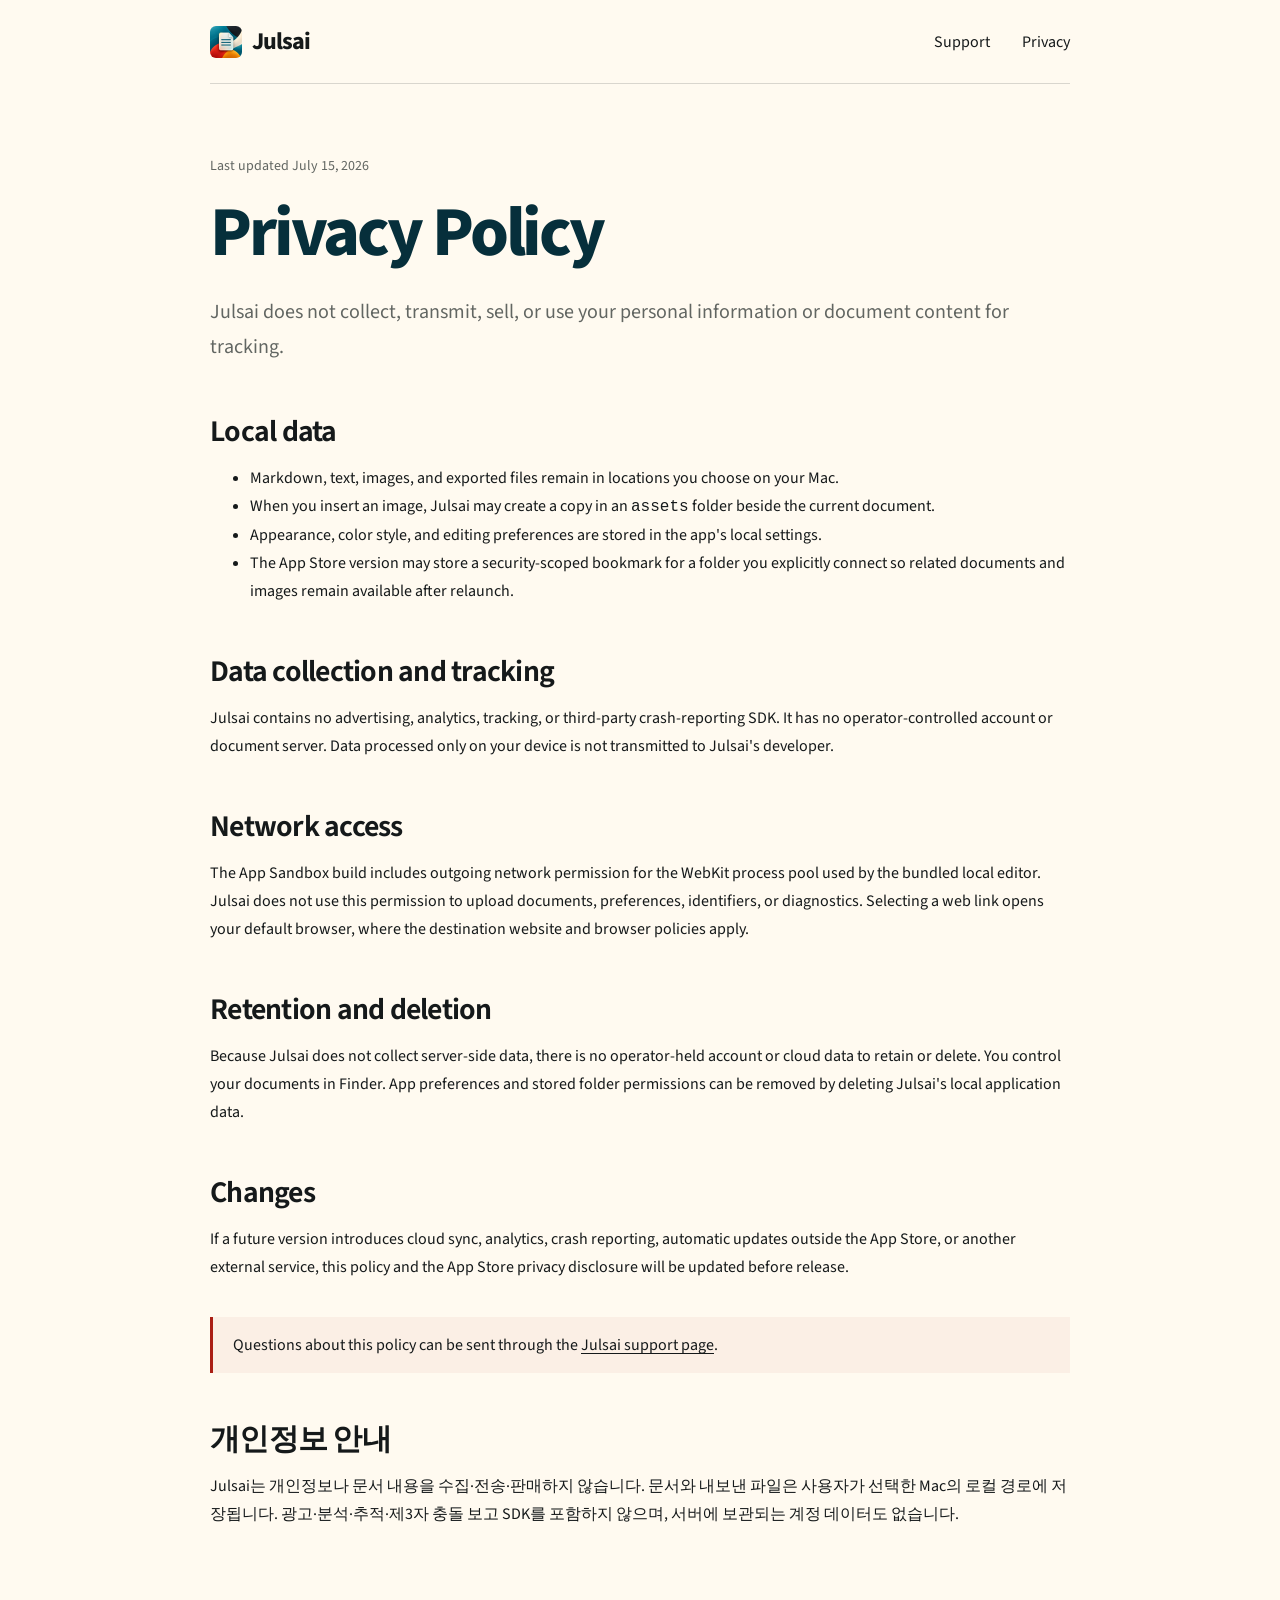
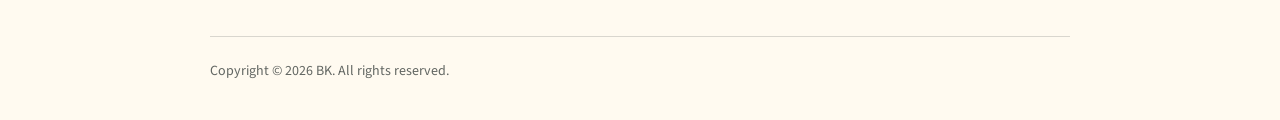
<file: privacy/index.html>
<!doctype html>
<html lang="en">
<head>
  <meta charset="utf-8">
  <meta name="viewport" content="width=device-width, initial-scale=1">
  <meta name="description" content="Julsai privacy policy.">
  <title>Privacy — Julsai</title>
  <link rel="canonical" href="https://lepurecafe.github.io/julsai/privacy/">
  <link rel="icon" type="image/png" sizes="128x128" href="../assets/julsai-icon.png">
  <link rel="stylesheet" href="../assets/site.css">
</head>
<body>
  <a class="skip-link" href="#main">Skip to content</a>
  <div class="shell">
    <header>
      <a class="wordmark" href="../"><img class="wordmark-icon" src="../assets/julsai-icon.png" alt="" width="32" height="32">Julsai</a>
      <nav aria-label="Primary navigation">
        <a href="../support/">Support</a>
        <a href="./" aria-current="page">Privacy</a>
      </nav>
    </header>
    <main id="main" tabindex="-1">
      <p class="eyebrow">Last updated July 15, 2026</p>
      <h1>Privacy Policy</h1>
      <p class="lede">Julsai does not collect, transmit, sell, or use your personal information or document content for tracking.</p>

      <h2>Local data</h2>
      <ul>
        <li>Markdown, text, images, and exported files remain in locations you choose on your Mac.</li>
        <li>When you insert an image, Julsai may create a copy in an <code>assets</code> folder beside the current document.</li>
        <li>Appearance, color style, and editing preferences are stored in the app's local settings.</li>
        <li>The App Store version may store a security-scoped bookmark for a folder you explicitly connect so related documents and images remain available after relaunch.</li>
      </ul>

      <h2>Data collection and tracking</h2>
      <p>Julsai contains no advertising, analytics, tracking, or third-party crash-reporting SDK. It has no operator-controlled account or document server. Data processed only on your device is not transmitted to Julsai's developer.</p>

      <h2>Network access</h2>
      <p>The App Sandbox build includes outgoing network permission for the WebKit process pool used by the bundled local editor. Julsai does not use this permission to upload documents, preferences, identifiers, or diagnostics. Selecting a web link opens your default browser, where the destination website and browser policies apply.</p>

      <h2>Retention and deletion</h2>
      <p>Because Julsai does not collect server-side data, there is no operator-held account or cloud data to retain or delete. You control your documents in Finder. App preferences and stored folder permissions can be removed by deleting Julsai's local application data.</p>

      <h2>Changes</h2>
      <p>If a future version introduces cloud sync, analytics, crash reporting, automatic updates outside the App Store, or another external service, this policy and the App Store privacy disclosure will be updated before release.</p>

      <p class="notice">Questions about this policy can be sent through the <a href="../support/">Julsai support page</a>.</p>

      <section lang="ko">
        <h2>개인정보 안내</h2>
        <p>Julsai는 개인정보나 문서 내용을 수집·전송·판매하지 않습니다. 문서와 내보낸 파일은 사용자가 선택한 Mac의 로컬 경로에 저장됩니다. 광고·분석·추적·제3자 충돌 보고 SDK를 포함하지 않으며, 서버에 보관되는 계정 데이터도 없습니다.</p>
      </section>
    </main>
    <footer>Copyright © 2026 BK. All rights reserved.</footer>
  </div>
</body>
</html>
</file>
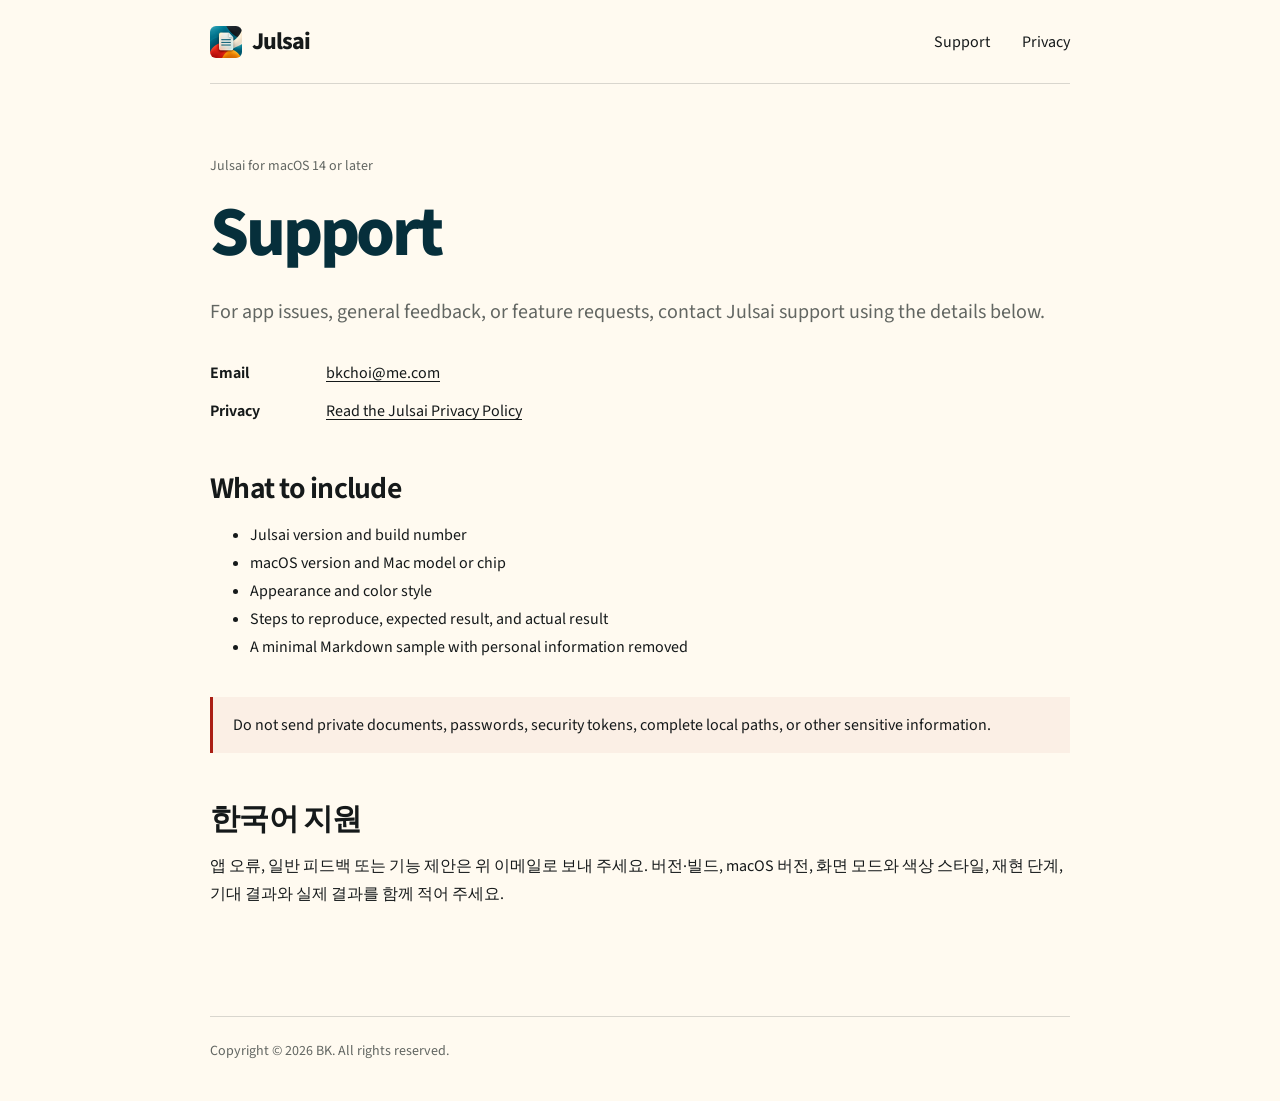
<file: support/index.html>
<!doctype html>
<html lang="en">
<head>
  <meta charset="utf-8">
  <meta name="viewport" content="width=device-width, initial-scale=1">
  <meta name="description" content="Julsai support and contact information.">
  <title>Support — Julsai</title>
  <link rel="canonical" href="https://lepurecafe.github.io/julsai/support/">
  <link rel="icon" type="image/png" sizes="128x128" href="../assets/julsai-icon.png">
  <link rel="stylesheet" href="../assets/site.css">
</head>
<body>
  <a class="skip-link" href="#main">Skip to content</a>
  <div class="shell">
    <header>
      <a class="wordmark" href="../"><img class="wordmark-icon" src="../assets/julsai-icon.png" alt="" width="32" height="32">Julsai</a>
      <nav aria-label="Primary navigation">
        <a href="./" aria-current="page">Support</a>
        <a href="../privacy/">Privacy</a>
      </nav>
    </header>
    <main id="main" tabindex="-1">
      <p class="eyebrow">Julsai for macOS 14 or later</p>
      <h1>Support</h1>
      <p class="lede">For app issues, general feedback, or feature requests, contact Julsai support using the details below.</p>

      <dl>
        <dt>Email</dt>
        <dd><a href="mailto:bkchoi@me.com">bkchoi@me.com</a></dd>
        <dt>Privacy</dt>
        <dd><a href="../privacy/">Read the Julsai Privacy Policy</a></dd>
      </dl>

      <h2>What to include</h2>
      <ul>
        <li>Julsai version and build number</li>
        <li>macOS version and Mac model or chip</li>
        <li>Appearance and color style</li>
        <li>Steps to reproduce, expected result, and actual result</li>
        <li>A minimal Markdown sample with personal information removed</li>
      </ul>

      <p class="notice">Do not send private documents, passwords, security tokens, complete local paths, or other sensitive information.</p>

      <section lang="ko">
        <h2>한국어 지원</h2>
        <p>앱 오류, 일반 피드백 또는 기능 제안은 위 이메일로 보내 주세요. 버전·빌드, macOS 버전, 화면 모드와 색상 스타일, 재현 단계, 기대 결과와 실제 결과를 함께 적어 주세요.</p>
      </section>
    </main>
    <footer>Copyright © 2026 BK. All rights reserved.</footer>
  </div>
</body>
</html>
</file>
<file: assets/site.css>
@font-face { font-family: 'Source Sans 3'; src: url('fonts/source-sans-3-latin-wght-normal.woff2') format('woff2'); font-style: normal; font-weight: 200 900; font-display: swap; }
@font-face { font-family: 'Libre Baskerville'; src: url('fonts/libre-baskerville-latin-wght-italic.woff2') format('woff2'); font-style: italic; font-weight: 400 700; font-display: swap; }
@font-face { font-family: 'JetBrains Mono'; src: url('fonts/jetbrains-mono-latin-wght-normal.woff2') format('woff2'); font-style: normal; font-weight: 100 800; font-display: swap; }
:root { color-scheme: light dark; --canvas: #f3e7d8; --structure: #0b3e4c; --decorative: #aa1e14; --highlight: #d0750a; --paper: #fffaf0; --paper-bright: #fffdf8; --ink: #15191a; --ink-soft: #273033; --muted: #626662; --line: rgba(21,25,26,.16); --band: #eaf3f3; --button: #0b5367; --button-text: #fffaf0; --shadow: 0 12px 35px rgba(18,22,22,.08); --content-width: min(calc(100% - clamp(48px,17.2vw,240px)),1200px); font-family: 'Source Sans 3', -apple-system, BlinkMacSystemFont, 'Apple SD Gothic Neo', sans-serif; font-size: 16px; }
@media (prefers-color-scheme: dark) { :root { color-scheme: dark; --canvas: #191b1e; --structure: #7f9392; --decorative: #c76e62; --highlight: #d0750a; --paper: #191b1e; --paper-bright: #202629; --ink: #f3e7d8; --ink-soft: #c5ccc8; --muted: #a7b1ad; --line: rgba(243,231,216,.18); --band: #202e32; --button: #a9d9dc; --button-text: #152629; --shadow: 0 12px 35px rgba(0,0,0,.15); } }
* { box-sizing: border-box; }
html { background: var(--paper); color: var(--ink); scroll-behavior: smooth; }
body { margin: 0; }
[hidden] { display: none !important; }
img { display: block; max-width: 100%; height: auto; }
figure { margin: 0; }
a { color: inherit; text-underline-offset: .18em; }
a:focus-visible, button:focus-visible, summary:focus-visible, textarea:focus-visible, [tabindex]:focus-visible { outline: 3px solid var(--highlight); outline-offset: 4px; }
button, textarea { font: inherit; }
.wrap { width: var(--content-width); margin-inline: auto; }
.sr-only { position: absolute; width: 1px; height: 1px; padding: 0; margin: -1px; overflow: hidden; clip-path: inset(50%); white-space: nowrap; border: 0; }
.skip-link { position: fixed; z-index: 10; top: 12px; left: 12px; transform: translateY(-180%); padding: 10px 18px; background: var(--paper-bright); border: 2px solid var(--structure); }
.skip-link:focus { transform: none; }
.site-header { display: grid; grid-template-columns: 1fr auto 1fr; align-items: center; gap: 28px; min-height: clamp(60px,5.83vw,84px); }
.wordmark { display: inline-flex; align-items: center; gap: 10px; width: fit-content; color: var(--ink); font-size: 24px; font-weight: 750; letter-spacing: -.04em; text-decoration: none; }
.wordmark-icon { flex: none; width: 32px; height: 32px; border-radius: 6px; }
nav { display: flex; gap: 32px; font-size: 16px; }
nav a { text-decoration: none; padding-block: 12px; }
nav a:hover { color: var(--structure); text-decoration: underline; }
.button { display: inline-flex; align-items: center; justify-content: center; gap: 12px; min-height: 48px; padding: 10px 30px; border: 1px solid var(--button); border-radius: 8px; background: var(--button); color: var(--button-text); text-decoration: none; font-size: 16px; font-weight: 600; line-height: 1.3; transition: background .15s ease, box-shadow .15s ease; }
.button:hover { box-shadow: 0 0 0 3px color-mix(in srgb,var(--button) 18%,transparent); }
.button.secondary { background: transparent; color: var(--structure); border-color: color-mix(in srgb,var(--structure) 50%,transparent); font-weight: 400; }
.header-download { justify-self: end; min-height: 44px; padding-inline: 24px; }
.mobile-menu { display: none; }
h1,h2,h3,p { margin-top: 0; }
h1,h2,h3 { color: var(--ink); font-family: -apple-system, BlinkMacSystemFont, 'Source Sans 3', sans-serif; }
h1 { margin-bottom: 8px; color: #062f3b; font-size: clamp(44px,5.3vw,76px); line-height: 1.04; font-weight: 750; letter-spacing: -.045em; }
h2 { margin-bottom: 0; font-size: clamp(30px,3.1vw,44px); line-height: 1.1; font-weight: 650; letter-spacing: -.025em; }
.period { color: var(--decorative); }
.hero { padding-top: clamp(40px,5.55vw,80px); }
.hero-intro { display: grid; grid-template-columns: minmax(0,1fr) 220px; gap: 42px; align-items: start; }
.hero-lede { margin-bottom: 28px; color: var(--muted); font-size: clamp(18px,1.6vw,23px); line-height: 1.4; }
.actions { display: flex; gap: 18px; flex-wrap: wrap; }
.requirements { margin: 8px 0 0; color: var(--muted); font-size: 15px; }
.editorial,.margin-note { font-family: Georgia, 'Libre Baskerville', serif; font-style: italic; font-weight: 400; letter-spacing: -.025em; }
.margin-note { margin: 0; color: var(--structure); font-size: 28px; line-height: 1.3; }
.margin-note::after { content: ''; display: block; width: 46px; height: 3px; margin-top: 28px; background: var(--highlight); }
.hero-media { margin-top: 38px; border-radius: 14px; box-shadow: 0 18px 40px rgba(15,25,25,.18); }
.hero-media img { width: 100%; border-radius: 14px; }
.three-column { display: grid; grid-template-columns: minmax(0,1fr) minmax(0,1.05fr) minmax(0,.48fr); gap: 30px; align-items: center; }
.experience { padding-block: 72px 34px; }
/* The real Color Style details share a diagonal, stepped composition.
   Labels remain above the overlap; no mock system chrome or image tint. */
.color-styles { padding-block: 36px 48px; }
.style-intro { display: grid; grid-template-columns: 1fr 1fr; gap: 60px; align-items: end; margin-bottom: 32px; }
.style-intro.section-copy p { margin: 0; }
.style-showcase { min-width: 0; }
.style-stage { display: grid; grid-template-columns: repeat(5,minmax(0,1fr)); isolation: isolate; }
.style-window { grid-row: 1; grid-column: 1 / span 3; min-width: 0; align-self: start; border: 1px solid var(--line); border-radius: 12px; background: var(--paper-bright); overflow: hidden; box-shadow: 0 16px 32px rgba(15,25,25,.12); }
.style-cyberpunk { grid-column: 2 / span 3; margin-top: max(12%,88px); z-index: 1; }
.style-postal-editorial { grid-column: 3 / span 3; margin-top: max(24%,176px); z-index: 2; }
.style-window figcaption { display: flex; flex-direction: column; justify-content: center; min-height: 76px; padding: 10px 18px; border-bottom: 1px solid var(--line); }
.style-name { color: var(--structure); font-size: 18px; font-weight: 650; line-height: 1.5; }
.style-purpose { color: var(--muted); font-size: 14px; line-height: 1.5; }
.style-window img { width: 100%; aspect-ratio: 840 / 471; }
.style-showcase-caption { margin: 24px 0 0; color: var(--muted); font-size: 14px; line-height: 1.5; text-align: right; }
@media (max-width: 700px) {
  .style-intro { grid-template-columns: minmax(0,1fr); gap: 20px; }
  .style-stage { grid-template-columns: minmax(0,1fr); gap: 20px; }
  .style-window { grid-column: 1; grid-row: auto; margin-top: 0; border-radius: 8px; box-shadow: var(--shadow); }
  .style-window figcaption { padding-inline: 14px; }
  .style-name { font-size: 17px; }
  .style-purpose { font-size: 13px; }
  .style-showcase-caption { margin-top: 20px; text-align: left; }
}
.section-copy p, .side-note p { margin: 24px 0 0; color: var(--muted); font-size: 18px; line-height: 1.45; }
.experience .section-copy p { font-family: Georgia, 'Libre Baskerville', serif; }
.short-rule { width: 46px; height: 3px; background: var(--highlight); margin-top: 30px; }
.short-rule.red { background: var(--decorative); }
.section-copy h2.editorial { font-size: clamp(28px,2.8vw,39px); line-height: 1.3; }
.side-note { border-left: 1px solid var(--line); padding-left: 28px; }
.side-note h3 { margin: 0; font-size: 25px; line-height: 1.4; }
.side-note p { font-size: 16px; }
.demo-card { padding: 20px 24px 24px; border: 1px solid var(--line); border-radius: 12px; background: var(--paper-bright); box-shadow: var(--shadow); min-width: 0; }
.tabs { display: flex; border-bottom: 1px solid var(--line); margin-bottom: 22px; gap: 4px; }
.tabs button { min-height: 44px; padding: 10px 14px; border: 0; border-bottom: 2px solid transparent; background: transparent; color: var(--muted); cursor: pointer; font-size: 14px; white-space: nowrap; }
.tabs button[aria-selected="true"] { color: var(--structure); border-bottom-color: var(--structure); font-weight: 650; }
.sample-prose { font-size: 16px; line-height: 1.45; overflow-wrap: anywhere; }
.sample-prose h3 { font-size: 22px; margin-bottom: 16px; letter-spacing: -.02em; }
.sample-prose p { margin-bottom: 15px; }
.sample-prose p:last-child { margin-bottom: 0; }
.sample-prose ul { padding-left: 20px; margin-block: 12px 16px; }
.demo-caption { color: var(--muted); font-size: 12px; margin: 18px 0 0; }
.demo-card label { display: block; font-size: 14px; color: var(--muted); margin-bottom: 10px; }
.demo-card textarea { display: block; width: 100%; min-height: 300px; resize: vertical; border: 1px solid var(--line); border-radius: 4px; background: var(--paper); color: var(--ink); padding: 12px; font-size: 15px; line-height: 1.5; }
#demo-source { font-family: 'JetBrains Mono',monospace; font-size: 13px; }
.focus-story { display: grid; grid-template-columns: 1fr 1fr; gap: 90px; align-items: center; border-top: 1px solid var(--line); padding-block: 44px 48px; }
.focus-example { font-size: 20px; line-height: 1.5; }
.focus-example p { margin-bottom: 22px; }
.focus-example p:last-child { margin-bottom: 0; }
.surrounding { color: var(--muted); }
.active-sentence { border-left: 3px solid var(--decorative); padding-left: 22px; margin-left: -25px; color: var(--ink); }
.update-band { background: var(--band); }
.update-content { display: grid; grid-template-columns: 1.1fr 1fr; gap: 70px; align-items: center; padding-block: 32px; }
.update-label { margin-bottom: 12px; color: var(--decorative); font: 600 14px/1.5 'JetBrains Mono',monospace; }
.update-content h2 { font-size: 34px; font-weight: 400; }
.update-content > p { padding-left: 42px; border-left: 1px solid var(--highlight); margin: 0; color: var(--muted); font-size: 17px; line-height: 1.5; }
.structure { padding-block: 48px 38px; }
.structure-card { padding: 14px 20px 20px; }
.structure-card .tabs { gap: 0; margin-bottom: 16px; }
.structure-card .tabs button { padding-inline: 12px; font-size: 13px; }
.structure-card [data-panel] { min-height: 140px; }
table { width: 100%; border-collapse: collapse; font-size: 14px; line-height: 1.3; }
th,td { padding: 10px 8px; text-align: left; border: 1px solid var(--line); }
th { font-weight: 650; background: color-mix(in srgb,var(--structure) 3%,var(--paper-bright)); }
pre { white-space: pre-wrap; overflow-wrap: anywhere; font: 13px/1.6 'JetBrains Mono',monospace; color: var(--structure); }
.panel-note { color: var(--muted); font-size: 14px; line-height: 1.5; margin-bottom: 0; }
.structure-card h3 { font-size: 20px; }
.closing { display: grid; grid-template-columns: 1fr 1.1fr .7fr; gap: 46px; padding-block: 36px 40px; border-top: 1px solid var(--line); align-items: start; }
.closing .section-copy p { font-size: 17px; margin-top: 14px; }
.faq { padding-inline: 28px; border-inline: 1px solid var(--line); }
.faq details { border-bottom: 1px solid var(--line); }
summary { cursor: pointer; }
.faq summary { padding-block: 14px; font-size: 15px; line-height: 1.4; }
.faq p { color: var(--muted); font-size: 15px; line-height: 1.5; margin-bottom: 20px; }
.closing-download { text-align: center; }
.closing-download .button { padding-inline: 18px; font-size: 15px; }
.closing-note { text-align: left; margin: 30px 0 0 20px; font-size: 23px; line-height: 1.4; color: var(--structure); }
.site-footer { display: grid; grid-template-columns: 1fr auto auto; align-items: center; gap: 32px; min-height: 92px; border-top: 1px solid var(--line); }
.site-footer nav { font-size: 14px; gap: 24px; }
.site-footer p { color: var(--muted); font-size: 13px; margin: 0; }
section[id] { scroll-margin-top: 24px; }
/* Existing support/privacy routes retain their factual copy and reading layout. */
.shell { width: var(--content-width); max-width: 860px; margin-inline: auto; }
.shell header { display: flex; align-items: center; justify-content: space-between; min-height: 84px; border-bottom: 1px solid var(--line); gap: 24px; }
.shell main { padding-block: 70px 92px; }
.shell h1 { font-size: clamp(42px,6vw,70px); margin-block: 18px 26px; }
.shell h2 { font-size: 30px; margin: 50px 0 16px; }
.shell p,.shell li { line-height: 1.75; }
.shell .lede { color: var(--muted); font-size: 20px; }
.shell .eyebrow { color: var(--muted); font-size: 14px; }
.shell dl { display: grid; grid-template-columns: 100px 1fr; gap: 16px; margin-top: 32px; }
.shell dd { margin: 0; overflow-wrap: anywhere; }
.shell dt { font-weight: 650; }
.shell .notice { border-left: 3px solid var(--decorative); padding: 14px 20px; background: color-mix(in srgb,var(--decorative) 5%,var(--paper)); margin-block: 36px; }
.shell footer { padding-block: 24px 40px; border-top: 1px solid var(--line); color: var(--muted); font-size: 14px; }
@media (prefers-color-scheme: dark) { h1 { color: var(--ink); } }
@media (min-width: 861px) and (max-width: 1100px) { .site-header { gap: 18px; } nav { font-size: 14px; gap: 24px; } .header-download { min-height: 36px; padding: 8px 18px; font-size: 14px; } .hero-intro { grid-template-columns: minmax(0,1fr) 150px; gap: 24px; } .margin-note { font-size: 22px; } .hero-lede { font-size: 18px; } .hero-media { margin-top: 28px; } .button { min-height: 44px; padding: 10px 22px; font-size: 14px; } .three-column { gap: 20px; grid-template-columns: minmax(0,1fr) minmax(0,1.15fr) minmax(0,.55fr); } .section-copy h2.editorial { font-size: 28px; } .section-copy p { font-size: 15px; } .side-note { padding-left: 18px; } .side-note h3 { font-size: 20px; } .side-note p { font-size: 14px; } .demo-card { padding: 12px 16px 18px; } .tabs { margin-bottom: 16px; } .tabs button { padding-inline: 10px; font-size: 12px; } .sample-prose { font-size: 14px; } .sample-prose h3 { font-size: 18px; } .focus-story { gap: 70px; } .focus-example { font-size: 16px; } .update-content { gap: 30px; } .update-content h2 { font-size: 28px; } .update-content > p { padding-left: 24px; font-size: 14px; } .structure-card .tabs button { padding-inline: 6px; font-size: 11px; } th,td { font-size: 12px; padding: 8px 6px; } .closing { gap: 26px; } .faq { padding-inline: 20px; } .faq summary { font-size: 13px; } .closing-download .button { padding-inline: 12px; font-size: 13px; } .closing-note { font-size: 20px; } .site-footer { gap: 24px; } .site-footer p { font-size: 11px; } }
@media (min-width: 861px) and (max-width: 1100px) {
  .hero-lede { font-size: 17px; line-height: 1.3; margin-bottom: 20px; }
  .button { min-height: 36px; padding-block: 8px; }
  .requirements { font-size: 12px; line-height: 1.4; margin-top: 6px; }
  .experience { padding-block: 44px 20px; }
  .sample-prose { font-size: 12px; line-height: 1.4; }
  .sample-prose h3 { font-size: 16px; margin-bottom: 12px; }
  .sample-prose p { margin-bottom: 12px; }
  .sample-prose ul { margin-block: 8px 12px; }
  .tabs button { min-height: 36px; padding-block: 8px; }
  .demo-caption { font-size: 10px; margin-top: 12px; }
  .side-note h3 { font-size: 18px; }
  .three-column { grid-template-columns: minmax(0,1fr) minmax(0,1.15fr) 160px; }
  .side-note h3 { font-size: 17px; }
  .side-note p { font-size: 12px; }
  .section-copy p { font-size: 13px; margin-top: 20px; }
  .short-rule { width: 34px; margin-top: 22px; }
  .focus-story { padding-block: 28px 30px; gap: 70px; }
  .focus-example { font-size: 14px; }
  .focus-example p { margin-bottom: 18px; }
  .update-content { padding-block: 22px; }
  .update-label { font-size: 12px; margin-bottom: 8px; }
  .update-content h2 { font-size: 26px; }
  .update-content > p { font-size: 13px; }
  .structure { padding-block: 30px 25px; }
  .structure-card [data-panel] { min-height: 110px; }
  .closing { padding-block: 26px 28px; }
  .closing .section-copy p { font-size: 13px; }
  .faq summary { font-size: 12px; padding-block: 12px; }
  .site-footer { min-height: 64px; }
}
@media (max-width: 860px) { :root { --content-width: calc(100% - 48px); } .hero-intro { grid-template-columns: minmax(0,1fr) 165px; gap: 25px; } .margin-note { font-size: 23px; } .three-column { grid-template-columns: 1fr 1.1fr; } .side-note { display: none; } .focus-story { gap: 50px; } .closing { grid-template-columns: 1fr 1.2fr; gap: 24px; } .closing-download { grid-column: 1 / -1; display: flex; gap: 18px; align-items: center; justify-content: center; } .closing-note { margin: 0 0 0 24px; font-size: 20px; } .closing-download .requirements { margin: 0; } .update-content { gap: 30px; } .update-content > p { padding-left: 24px; } .update-content h2 { font-size: 28px; } }
@media (max-width: 700px) { .site-header { grid-template-columns: 1fr auto auto; gap: 14px; min-height: 76px; } .desktop-nav { display: none; } .wordmark { font-size: 22px; gap: 7px; } .header-download { padding-inline: 16px; font-size: 14px; } .mobile-menu { display: block; position: relative; font-size: 14px; } .mobile-menu summary { padding-block: 12px; min-height: 44px; } .mobile-menu nav { position: absolute; right: 0; top: 48px; z-index: 3; width: 180px; padding: 12px 20px; display: grid; gap: 0; background: var(--paper-bright); border: 1px solid var(--line); border-radius: 8px; box-shadow: var(--shadow); } .hero { padding-top: 36px; } .hero-intro { display: block; } .margin-note { display: none; } h1 { font-size: clamp(38px,8.2vw,56px); } .hero-lede { margin-bottom: 24px; font-size: 20px; } .actions { gap: 10px; } .actions .button { padding-inline: 20px; } .hero-media { margin-top: 26px; border-radius: 8px; } .hero-media img { border-radius: 8px; } .three-column,.focus-story,.update-content,.closing { grid-template-columns: 1fr; } .experience { gap: 28px; padding-top: 44px; } .section-copy h2.editorial { font-size: 30px; } .section-copy p { font-size: 17px; margin-top: 20px; } .short-rule { margin-top: 22px; } .focus-story { gap: 30px; padding-block: 32px; } .focus-example { margin-left: 25px; font-size: 18px; } .update-content { gap: 22px; padding-block: 30px; } .update-content > p { padding-left: 18px; } .structure { gap: 26px; padding-block: 36px; } .structure-card { padding-inline: 16px; } .structure-card .tabs { justify-content: space-between; } .structure-card .tabs button { padding-inline: 8px; font-size: 12px; } .closing { gap: 26px; padding-block: 30px; } .faq { border-inline: 0; padding-inline: 0; } .closing-download { display: block; grid-column: auto; text-align: left; } .closing-download .requirements { margin-top: 8px; } .closing-note { display: none; } .site-footer { grid-template-columns: 1fr auto; gap: 16px; padding-block: 22px; } .site-footer p { grid-column: 1 / -1; } .shell nav { gap: 14px; } .shell main { padding-top: 40px; } }
@media (max-width: 380px) { :root { --content-width: calc(100% - 32px); } .site-header { gap: 10px; } .header-download { padding-inline: 12px; } .wordmark { font-size: 20px; } .wordmark-icon { width: 28px; height: 28px; } .actions { display: grid; } .tabs button { padding-inline: 10px; } .demo-card { padding-inline: 16px; } .structure-card .tabs button { padding-inline: 6px; font-size: 12px; } }
@media (prefers-reduced-motion: reduce) { html { scroll-behavior: auto; } *,*::before,*::after { transition: none !important; animation: none !important; } }
</file>
